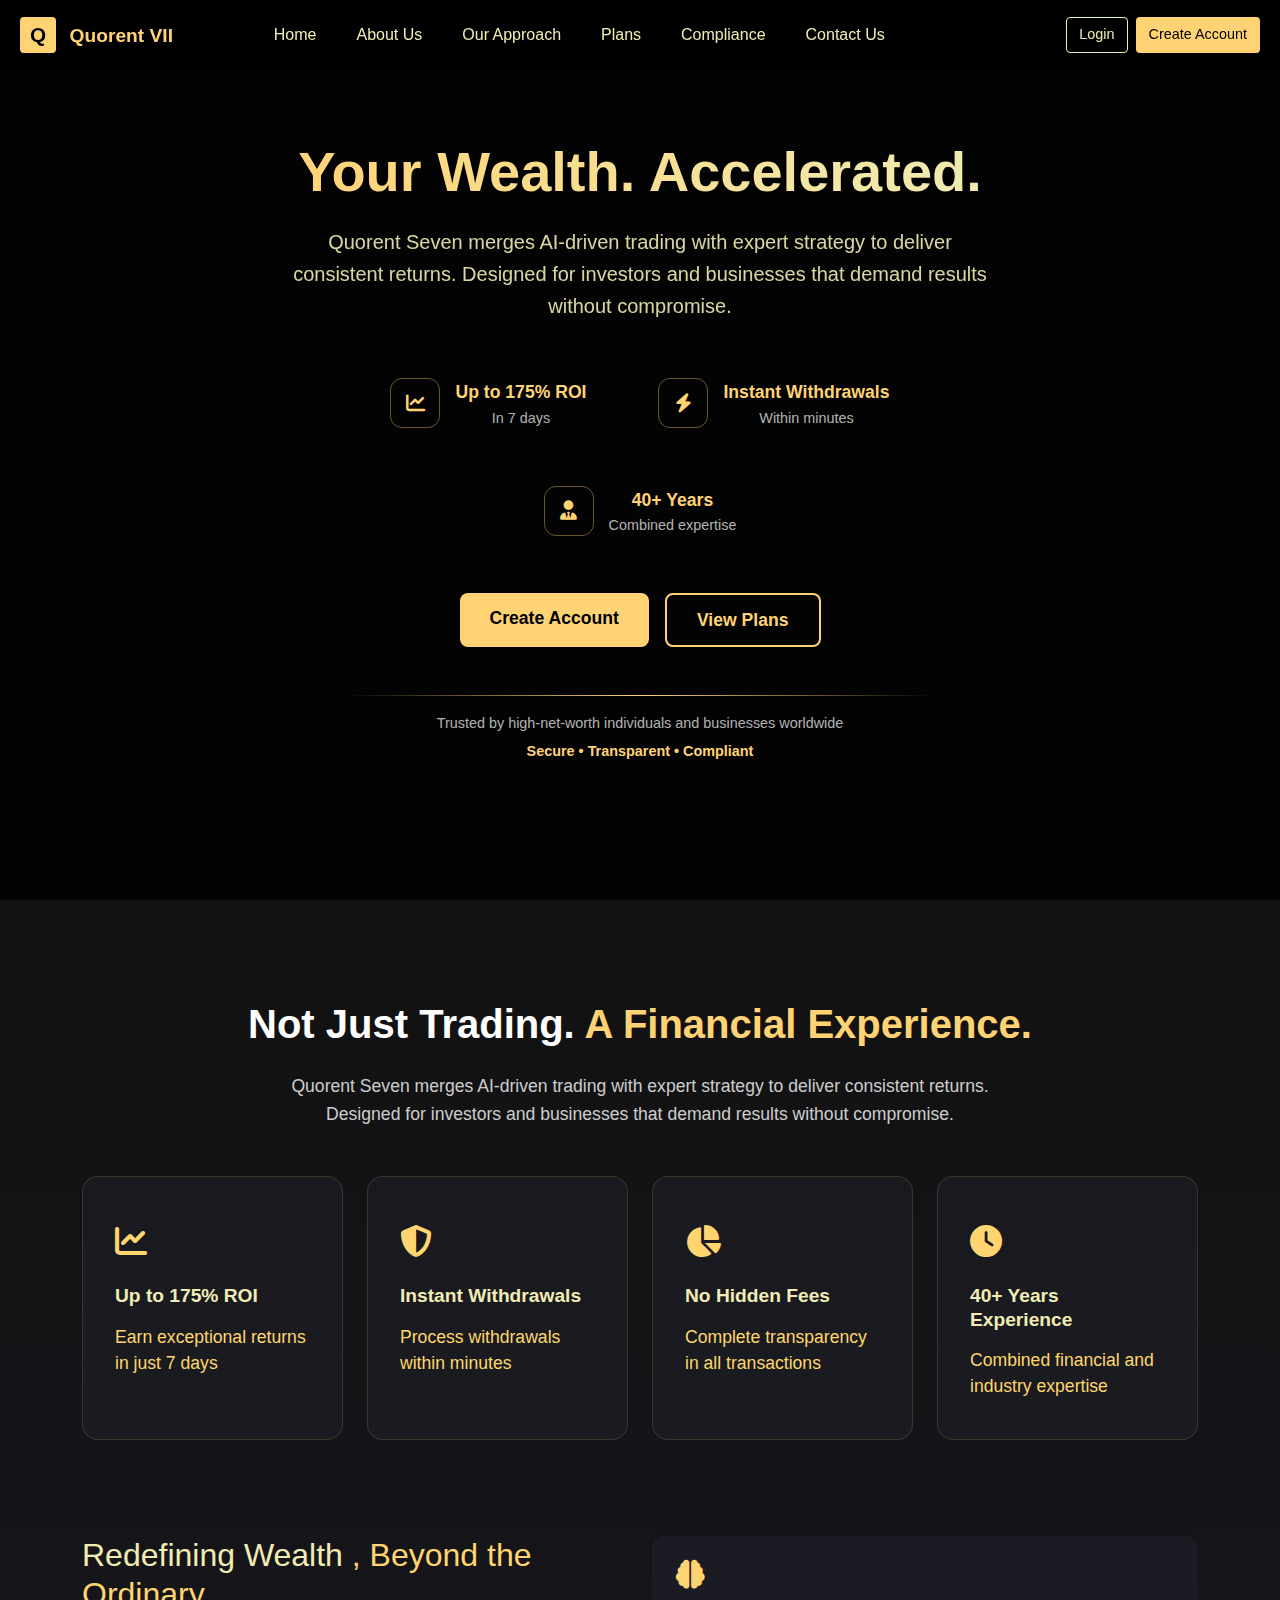
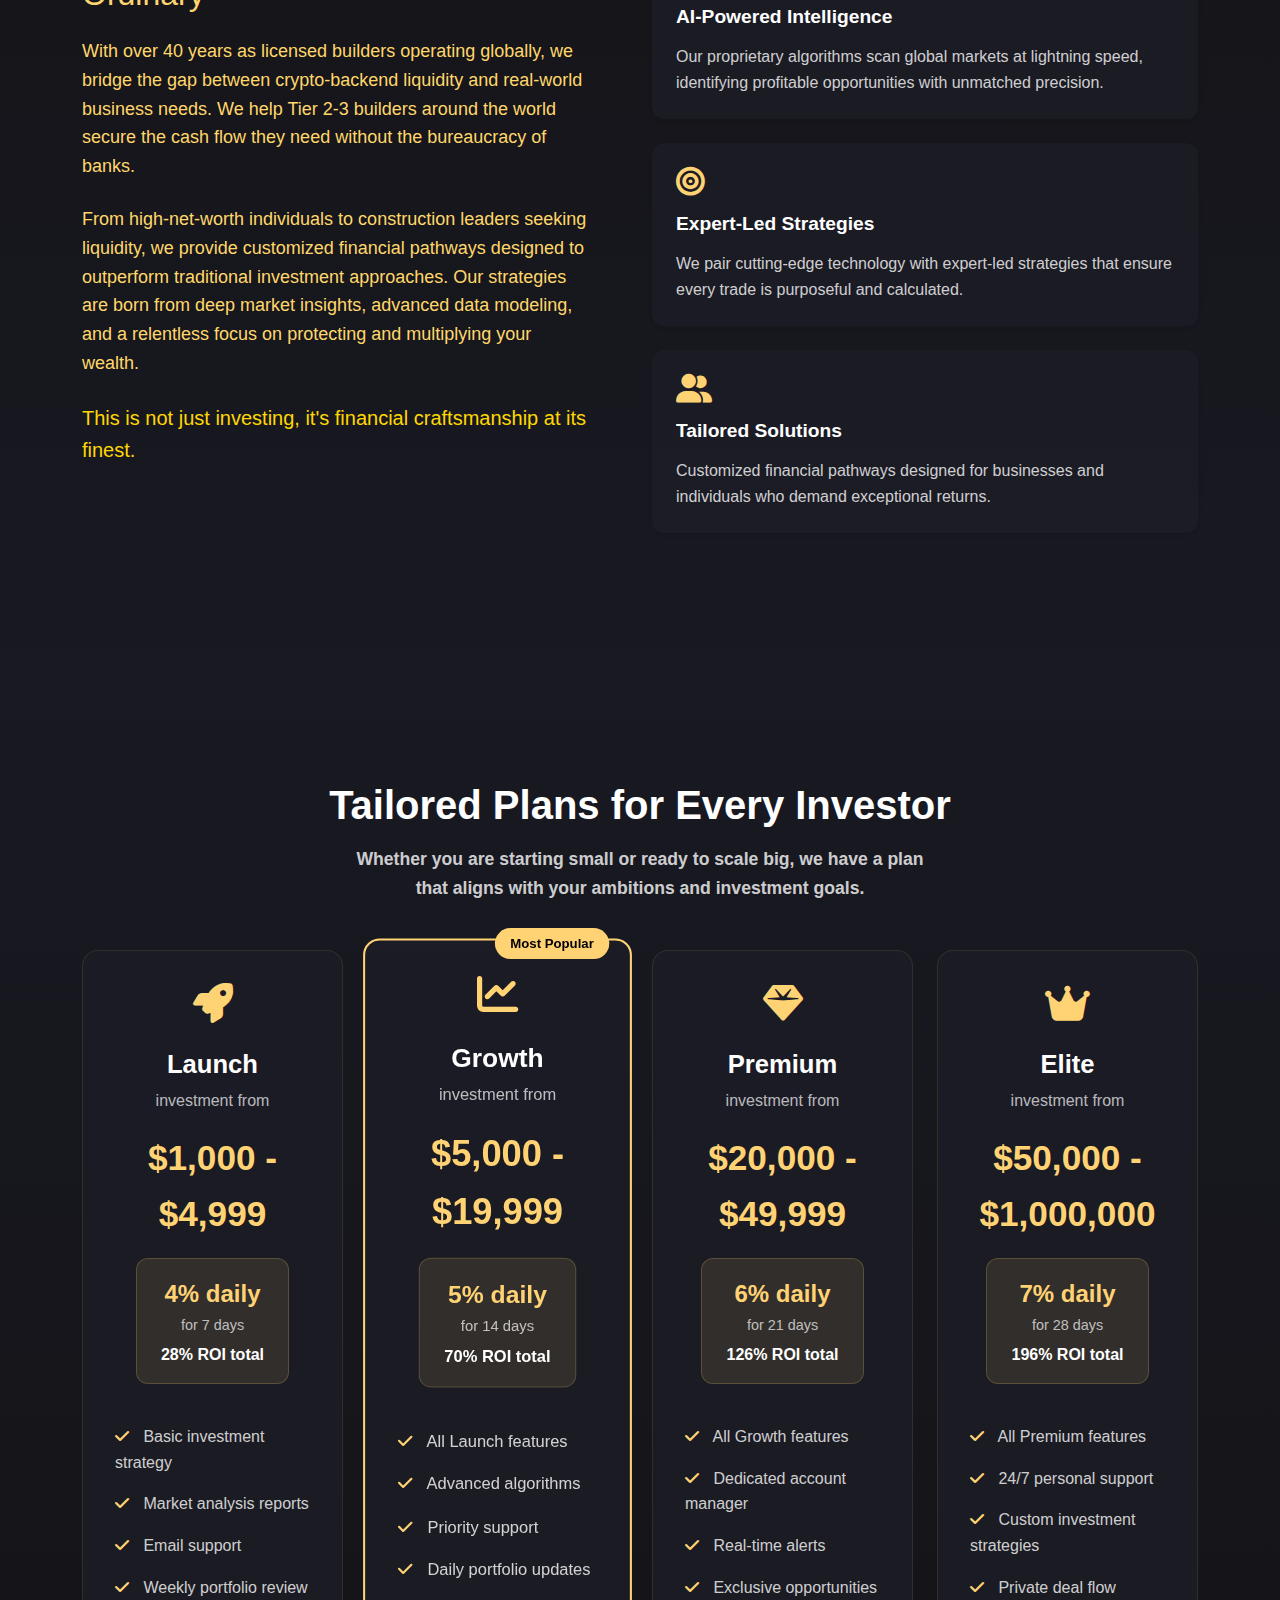
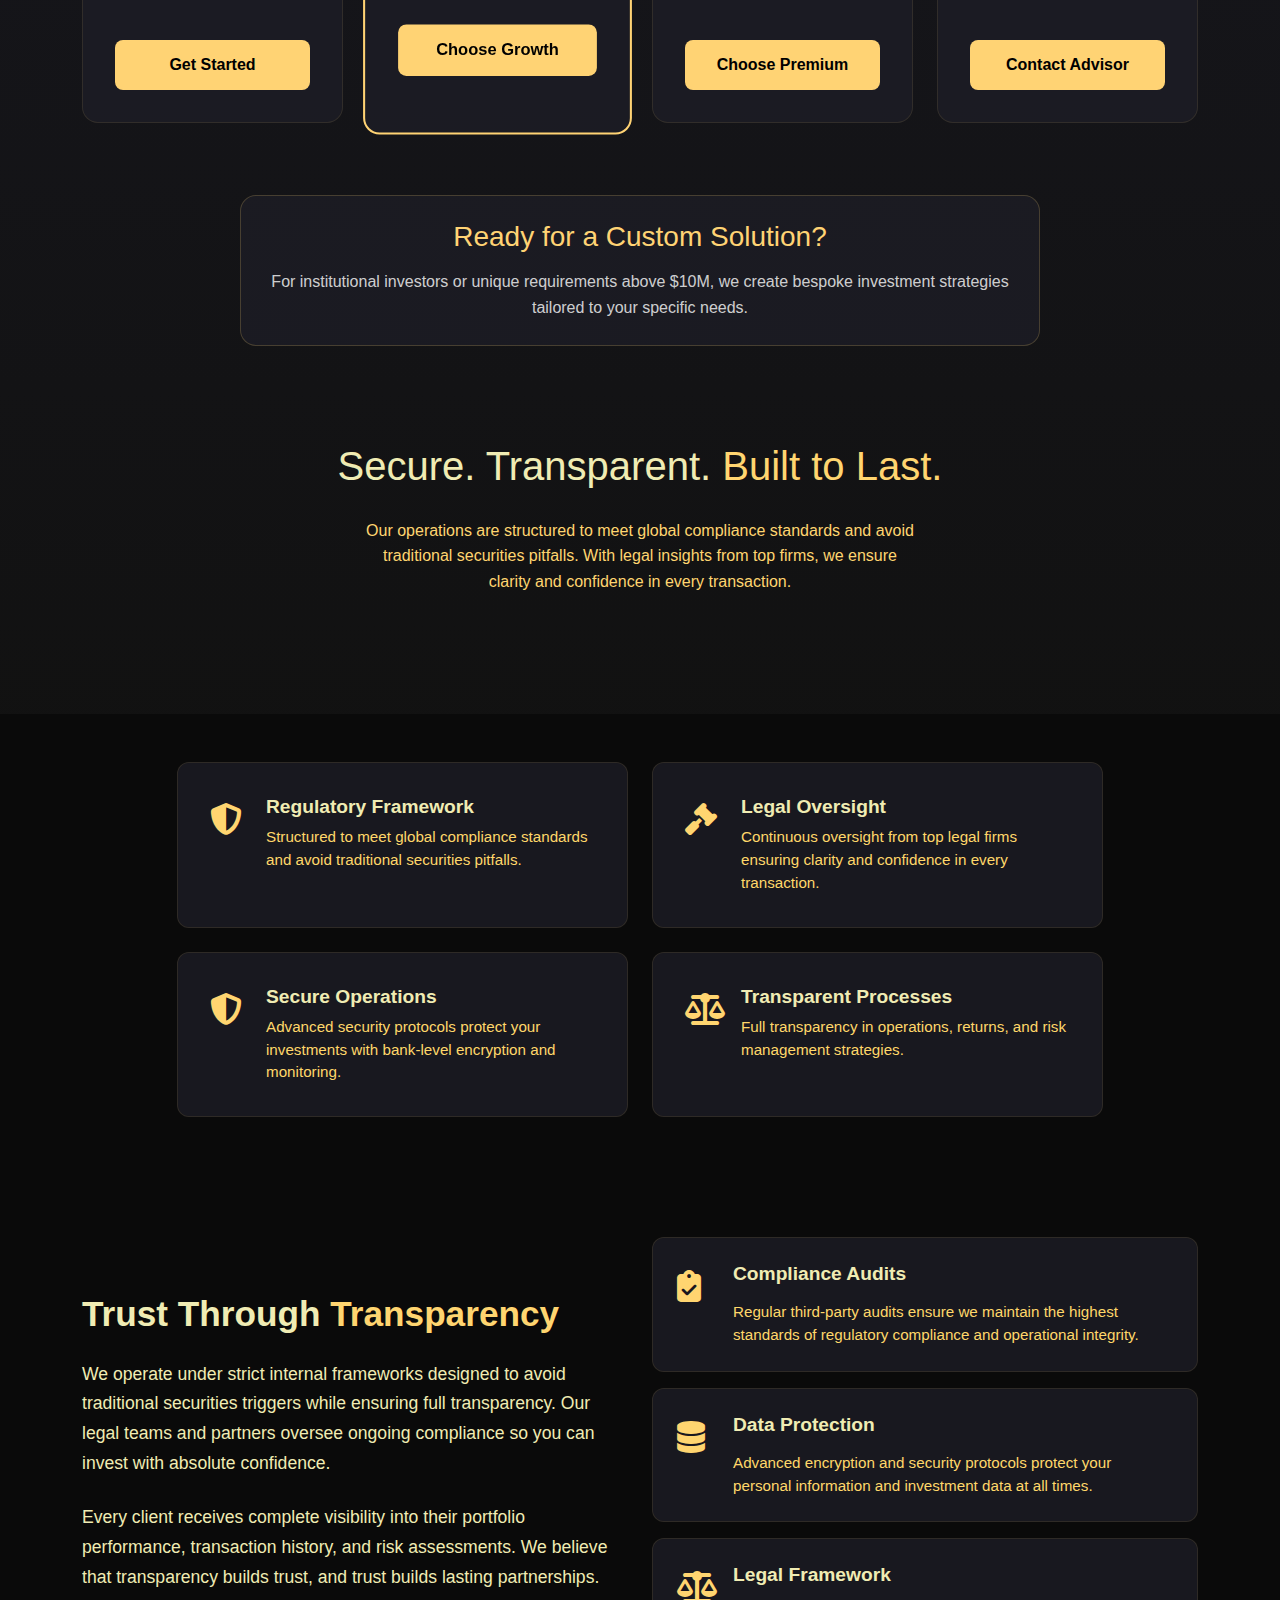
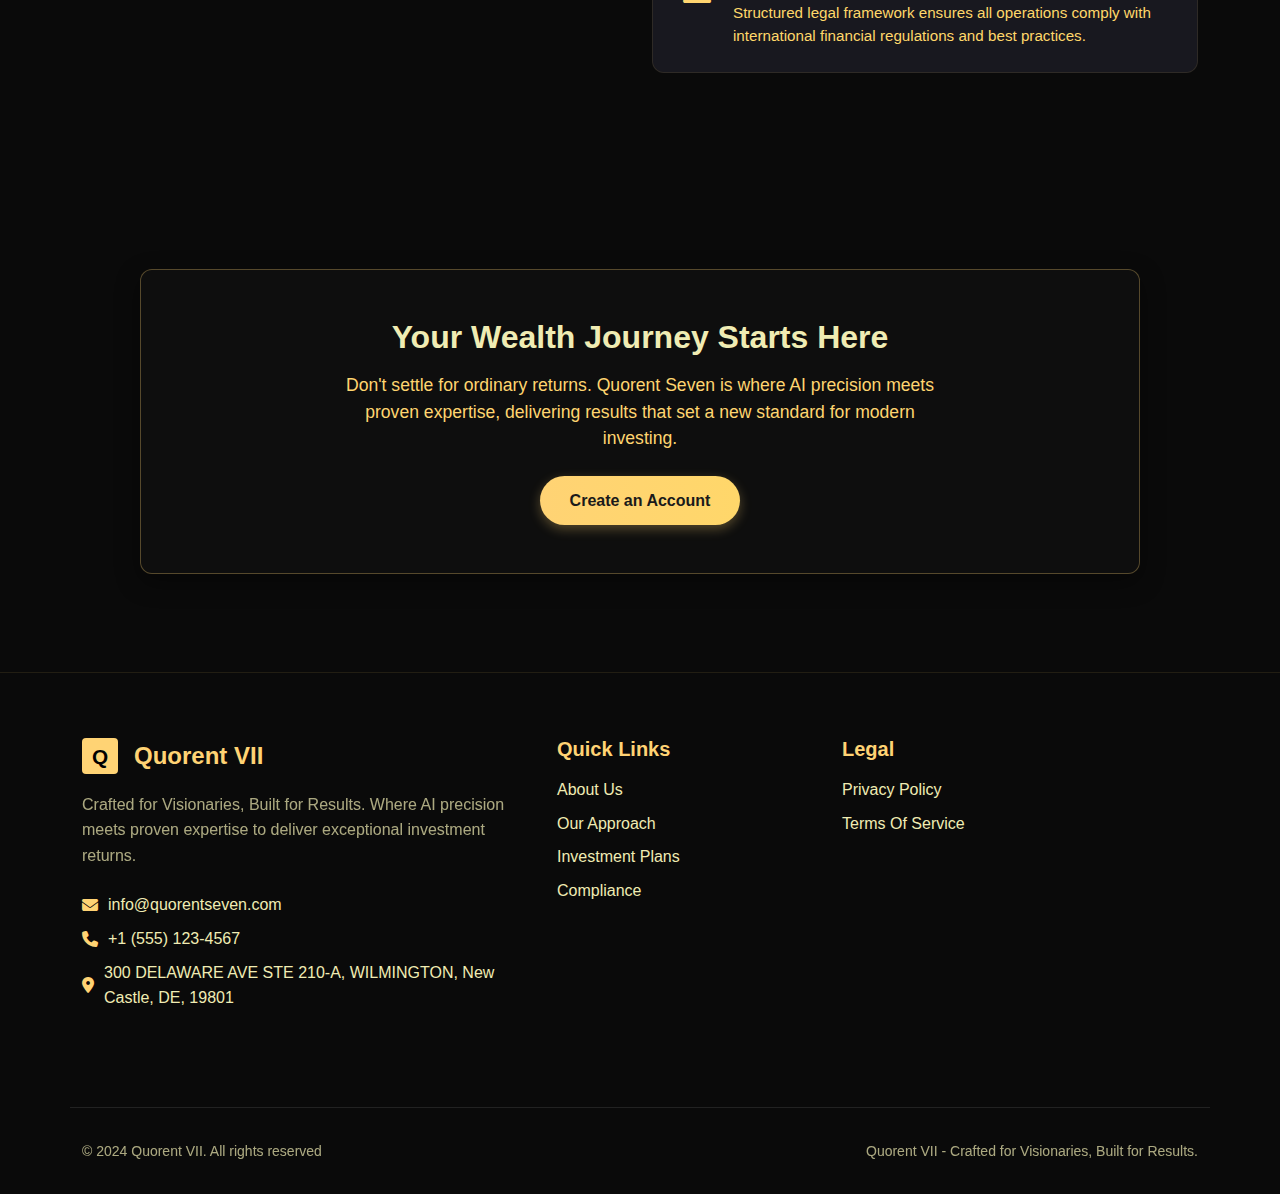
<file: Qourent/index.html>
<!DOCTYPE html>
<html lang="en">
<head>
    <meta charset="UTF-8">
    <meta name="viewport" content="width=device-width, initial-scale=1.0">
    <title>Quorent VII - AI-Powered Crypto Trading Platform</title>
    <link rel="stylesheet" href="https://cdnjs.cloudflare.com/ajax/libs/font-awesome/6.4.0/css/all.min.css">
    <link href="https://cdn.jsdelivr.net/npm/bootstrap@5.3.0/dist/css/bootstrap.min.css" rel="stylesheet">
    <link rel="stylesheet" href="style.css">
    
</head>
<body>
    <!-- Header -->
 <nav class="navbar navbar-expand-lg navbar-dark navbar-custom fixed-top">
    <div class="container-fluid navbar-container">
        <a class="navbar-brand" href="index.html" style="margin-left: 5px;">
            <div class="logo-box">Q</div>
            <span class="brand-text">Quorent VII</span>
        </a>
        <button class="navbar-toggler" type="button" data-bs-toggle="collapse" data-bs-target="#navbarContent">
            <span class="navbar-toggler-icon"></span>
        </button>
        <div class="collapse navbar-collapse" id="navbarContent">
            <!-- Centered navigation links -->
            <ul class="navbar-nav nav-center mx-auto">
                <li class="nav-item mx-2">
                    <a class="nav-link nav-link-custom" href="index.html">Home</a>
                </li>
                <li class="nav-item mx-2">
                    <a class="nav-link nav-link-custom" href="about.html">About Us</a>
                </li>
                <li class="nav-item mx-2">
                    <a class="nav-link nav-link-custom" href="approach.html">Our Approach</a>
                </li>
                <li class="nav-item mx-2">
                    <a class="nav-link nav-link-custom" href="plans.html">Plans</a>
                </li>
                <li class="nav-item mx-2">
                    <a class="nav-link nav-link-custom" href="compliance.html">Compliance</a>
                </li>
                <li class="nav-item mx-2">
                    <a class="nav-link nav-link-custom" href="contact.html">Contact Us</a>
                </li>
            </ul>
            
            <div class="d-flex nav-buttons ms-auto" style="margin-right: 5px;">
                <a href="login.html" class="btn btn-login me-2">Login</a>
                <a href="register.html" class="btn btn-signup">Create Account</a>
            </div>
        </div>
    </div>
</nav>
    <!-- Hero Section -->
    <section class="hero-section">
        <div class="container">
            <div class="row justify-content-center text-center">
                <div class="col-lg-10 col-xl-8">
                    <h1 class="hero-title">Your Wealth. Accelerated.</h1>
                    <p class="hero-subtitle mx-auto">
                        Quorent Seven merges AI-driven trading with expert strategy to deliver consistent returns. 
                        Designed for investors and businesses that demand results without compromise.
                    </p>
                    
                    <div class="stats-row">
                        <div class="stat-item">
                            <div class="stat-icon-wrapper">
                                <i class="fas fa-chart-line stat-icon"></i>
                            </div>
                            <div class="stat-content">
                                <span class="stat-value">Up to 175% ROI</span>
                                <span class="stat-label">In 7 days</span>
                            </div>
                        </div>
                        
                        <div class="stat-item">
                            <div class="stat-icon-wrapper">
                                <i class="fas fa-bolt stat-icon"></i>
                            </div>
                            <div class="stat-content">
                                <span class="stat-value">Instant Withdrawals</span>
                                <span class="stat-label">Within minutes</span>
                            </div>
                        </div>
                        
                        <div class="stat-item">
                            <div class="stat-icon-wrapper">
                                <i class="fas fa-user-tie stat-icon"></i>
                            </div>
                            <div class="stat-content">
                                <span class="stat-value">40+ Years</span>
                                <span class="stat-label">Combined expertise</span>
                            </div>
                        </div>
                    </div>
                    
                    <div class="d-flex justify-content-center flex-wrap gap-3">
                        <a href="#" class="btn btn-primary-custom">Create Account</a>
                        <a href="#" class="btn btn-outline-custom">View Plans</a>
                    </div>

                    <div class="trust-line">
                        <div class="divider"></div>
                        <p class="trust-text">
                            Trusted by high-net-worth individuals and businesses worldwide
                            <span class="trust-tags">Secure • Transparent • Compliant</span>
                        </p>
                    </div>
                </div>
            </div>
        </div>
    </section>
    
    <!-- Experience Section -->
    <section class="experience-section">
        <div class="container">
            <h1 class="section-header text-center mb-4">
                <span class="normal-text">Not Just Trading.</span>
                <span class="highlight-text"> A Financial Experience.</span>
            </h1>
            
            <p class="description-text text-center mb-5">
                Quorent Seven merges AI-driven trading with expert strategy to deliver consistent returns. Designed for investors and businesses that demand results without compromise.
            </p>
        
            <div class="row row-cols-1 row-cols-md-2 row-cols-lg-4 g-4 mb-5">
                <!-- Card 1 -->
                <div class="col">
                    <div class="feature-card h-100">
                        <div class="card-icon">
                            <i class="fas fa-chart-line"></i>
                        </div>
                        <h3 class="card-title">Up to 175% ROI</h3>
                        <p class="card-description">Earn exceptional returns in just 7 days</p>
                    </div>
                </div>
                
                <!-- Card 2 -->
                <div class="col">
                    <div class="feature-card h-100">
                        <div class="card-icon">
                            <i class="fas fa-shield-alt"></i>
                        </div>
                        <h3 class="card-title">Instant Withdrawals</h3>
                        <p class="card-description">Process withdrawals within minutes</p>
                    </div>
                </div>
                
                <!-- Card 3 -->
                <div class="col">
                    <div class="feature-card h-100">
                        <div class="card-icon">
                            <i class="fas fa-chart-pie"></i>
                        </div>
                        <h3 class="card-title">No Hidden Fees</h3>
                        <p class="card-description">Complete transparency in all transactions</p>
                    </div>
                </div>
                
                <!-- Card 4 -->
                <div class="col">
                    <div class="feature-card h-100">
                        <div class="card-icon">
                            <i class="fas fa-clock"></i>
                        </div>
                        <h3 class="card-title">40+ Years Experience</h3>
                        <p class="card-description">Combined financial and industry expertise</p>
                    </div>
                </div>
            </div>
            
            <div class="row align-items-start py-5">
                <!-- Text Column -->
                <div class="col-lg-6 pe-lg-5 mb-5 mb-lg-0">
                    <h2 class="mb-4">
                        <span style="color: #f0ecb3;">Redefining Wealth</span>
                        <span style="color: #ffd570;">, Beyond the Ordinary</span>
                    </h2>
                    <p style="color:#ffd76a ; font-size: 18px;" class="mb-4">With over 40 years as licensed builders operating globally, we bridge the gap between crypto-backend liquidity and real-world business needs. We help Tier 2-3 builders around the world secure the cash flow they need without the bureaucracy of banks.</p>
                    <p style="color:#ffd76a ; font-size: 18px;" class="mb-4">From high-net-worth individuals to construction leaders seeking liquidity, we provide customized financial pathways designed to outperform traditional investment approaches. Our strategies are born from deep market insights, advanced data modeling, and a relentless focus on protecting and multiplying your wealth.</p>
                    <p style="color:gold ; font-size: 20px;" class="mb-0">This is not just investing, it's financial craftsmanship at its finest.</p>
                </div>
                
                <!-- Cards Column -->
                <div class="col-lg-6">
                    <div class="row g-4">
                        <!-- Card 1 -->
                        <div class="col-md-12">
                            <div class="card h-100 border-0 shadow-sm ai-card p-4">
                                <i class="fas fa-brain card-icon"></i>
                                <h5 class="card-title">AI-Powered Intelligence</h5>
                                <p class="card-text">
                                    Our proprietary algorithms scan global markets at lightning speed, 
                                    identifying profitable opportunities with unmatched precision.
                                </p>
                            </div>
                        </div>
                        
                        <!-- Card 2 -->
                        <div class="col-md-12">
                            <div class="card h-100 border-0 shadow-sm ai-card p-4">
                                <i class="fas fa-bullseye card-icon"></i>
                                <h5 class="card-title">Expert-Led Strategies</h5>
                                <p class="card-text">
                                    We pair cutting-edge technology with expert-led strategies that ensure every trade is purposeful and calculated.
                                </p>
                            </div>
                        </div>
                        
                        <!-- Card 3 -->
                        <div class="col-md-12">
                            <div class="card h-100 border-0 shadow-sm ai-card p-4">
                                <i class="fas fa-user-friends card-icon"></i>
                                <h5 class="card-title">Tailored Solutions</h5>
                                <p class="card-text">
                                    Customized financial pathways designed for businesses and individuals who demand exceptional returns.
                                </p>
                            </div>
                        </div>
                    </div>
                </div>
            </div>
        </div>
    </section>

    <!-- Pricing Section -->
    <section class="pricing" id="pricing">
        <div class="container">
            <div class="section-header text-center mb-5">
                <h2>Tailored Plans for Every Investor</h2>
                <p>Whether you are starting small or ready to scale big, we have a plan that aligns with your ambitions and investment goals.</p>
            </div>
            
            <div class="pricing-grid">
                <div class="row">
                    <!-- Card 1 - Launch -->
                    <div class="col-lg-3 col-md-6 mb-4">
                        <div class="pricing-card h-100">
                            <div class="card-icon-top text-center">
                                <i class="fas fa-rocket"></i>
                            </div>
                            <div class="pricing-header text-center">
                                <h3>Launch</h3>
                                <p>investment from</p>
                            </div>
                            <div class="price text-center">$1,000 - $4,999</div>
                            <div class="text-center my-3">
                                <div class="roi-box d-inline-block">
                                    <div class="roi-amount">4% daily</div>
                                    <div class="roi-period">for 7 days</div>
                                    <div class="roi-total">28% ROI total</div>
                                </div>
                            </div>
                            <ul class="pricing-features">
                                <li><i class="fas fa-check"></i> Basic investment strategy</li>
                                <li><i class="fas fa-check"></i> Market analysis reports</li>
                                <li><i class="fas fa-check"></i> Email support</li>
                                <li><i class="fas fa-check"></i> Weekly portfolio review</li>
                            </ul>
                            <a href="#" class="cta-button">Get Started</a>
                        </div>
                    </div>

                    <!-- Card 2 - Growth -->
                    <div class="col-lg-3 col-md-6 mb-4">
                        <div class="pricing-card h-100 popular">
                            <div class="popular-badge">Most Popular</div>
                            <div class="card-icon-top text-center">
                                <i class="fas fa-chart-line"></i>
                            </div>
                            <div class="pricing-header text-center">
                                <h3>Growth</h3>
                                <p>investment from</p>
                            </div>
                            <div class="price text-center">$5,000 - $19,999</div>
                            <div class="text-center my-3">
                                <div class="roi-box d-inline-block">
                                    <div class="roi-amount">5% daily</div>
                                    <div class="roi-period">for 14 days</div>
                                    <div class="roi-total">70% ROI total</div>
                                </div>
                            </div>
                            <ul class="pricing-features">
                                <li><i class="fas fa-check"></i> All Launch features</li>
                                <li><i class="fas fa-check"></i> Advanced algorithms</li>
                                <li><i class="fas fa-check"></i> Priority support</li>
                                <li><i class="fas fa-check"></i> Daily portfolio updates</li>
                            </ul>
                            <a href="#" class="cta-button">Choose Growth</a>
                        </div>
                    </div>

                    <!-- Card 3 - Premium -->
                    <div class="col-lg-3 col-md-6 mb-4">
                        <div class="pricing-card h-100">
                            <div class="card-icon-top text-center">
                                <i class="fas fa-gem"></i>
                            </div>
                            <div class="pricing-header text-center">
                                <h3>Premium</h3>
                                <p>investment from</p>
                            </div>
                            <div class="price text-center">$20,000 - $49,999</div>
                            <div class="text-center my-3">
                                <div class="roi-box d-inline-block">
                                    <div class="roi-amount">6% daily</div>
                                    <div class="roi-period">for 21 days</div>
                                    <div class="roi-total">126% ROI total</div>
                                </div>
                            </div>
                            <ul class="pricing-features">
                                <li><i class="fas fa-check"></i> All Growth features</li>
                                <li><i class="fas fa-check"></i> Dedicated account manager</li>
                                <li><i class="fas fa-check"></i> Real-time alerts</li>
                                <li><i class="fas fa-check"></i> Exclusive opportunities</li>
                            </ul>
                            <a href="#" class="cta-button">Choose Premium</a>
                        </div>
                    </div>

                    <!-- Card 4 - Elite -->
                    <div class="col-lg-3 col-md-6 mb-4">
                        <div class="pricing-card h-100">
                            <div class="card-icon-top text-center">
                                <i class="fas fa-crown"></i>
                            </div>
                            <div class="pricing-header text-center">
                                <h3>Elite</h3>
                                <p>investment from</p>
                            </div>
                            <div class="price text-center">$50,000 - $1,000,000</div>
                            <div class="text-center my-3">
                                <div class="roi-box d-inline-block">
                                    <div class="roi-amount">7% daily</div>
                                    <div class="roi-period">for 28 days</div>
                                    <div class="roi-total">196% ROI total</div>
                                </div>
                            </div>
                            <ul class="pricing-features">
                                <li><i class="fas fa-check"></i> All Premium features</li>
                                <li><i class="fas fa-check"></i> 24/7 personal support</li>
                                <li><i class="fas fa-check"></i> Custom investment strategies</li>
                                <li><i class="fas fa-check"></i> Private deal flow</li>
                            </ul>
                            <a href="#" class="cta-button">Contact Advisor</a>
                        </div>
                    </div>
                </div>
            </div>
            
            <div class="d-flex justify-content-center my-5">
                <div class="custom-solution-box text-center p-4">
                    <h3 class="mb-3" style="color: #ffd374;">Ready for a Custom Solution?</h3>
                    <p class="mb-0" style="color: rgba(255,255,255,0.8);">
                        For institutional investors or unique requirements above $10M, we create bespoke investment strategies tailored to your specific needs.
                    </p>
                </div>
            </div>

            <div class="pt-5 text-center">
                <h1> <span style="color: #f0ecb3;">Secure. Transparent.</span> <span style="color: #ffd570;">Built to Last. </span></h1>
                <p style="color: #ffd570; text-align: center; max-width: 600px; margin: 0 auto; padding: 20px;">
                    Our operations are structured to meet global compliance standards and avoid traditional securities pitfalls. With legal insights from top firms, we ensure clarity and confidence in every transaction.
                </p>
            </div>
        </div>
    </section>

    <!-- Compliance Section -->
    <section class="py-5">
        <div class="container">
            <div class="row justify-content-center">
                <!-- Card 1 -->
                <div class="col-12 col-sm-10 col-md-6 col-lg-5 mb-4">
                    <div class="card p-3 h-100">
                        <div class="card-body">
                            <div class="d-flex align-items-start">
                                <div class="card-icon me-3">
                                    <i class="fas fa-shield-alt"></i>
                                </div>
                                <div>
                                    <h3 class="card-title mb-2">Regulatory Framework</h3>
                                    <p class="card-content mb-0">Structured to meet global compliance standards and avoid traditional securities pitfalls.</p>
                                </div>
                            </div>
                        </div>
                    </div>
                </div>
                
                <!-- Card 2 -->
                <div class="col-12 col-sm-10 col-md-6 col-lg-5 mb-4">
                    <div class="card p-3 h-100">
                        <div class="card-body">
                            <div class="d-flex align-items-start">
                                <div class="card-icon me-3">
                                    <i class="fas fa-gavel"></i>
                                </div>
                                <div>
                                    <h3 class="card-title mb-2">Legal Oversight</h3>
                                    <p class="card-content mb-0">Continuous oversight from top legal firms ensuring clarity and confidence in every transaction.</p>
                                </div>
                            </div>
                        </div>
                    </div>
                </div>
                
                <!-- Card 3 -->
                <div class="col-12 col-sm-10 col-md-6 col-lg-5 mb-4">
                    <div class="card p-3 h-100">
                        <div class="card-body">
                            <div class="d-flex align-items-start">
                                <div class="card-icon me-3">
                                    <i class="fas fa-shield-alt"></i>
                                </div>
                                <div>
                                    <h3 class="card-title mb-2">Secure Operations</h3>
                                    <p class="card-content mb-0">Advanced security protocols protect your investments with bank-level encryption and monitoring.</p>
                                </div>
                            </div>
                        </div>
                    </div>
                </div>
                
                <!-- Card 4 -->
                <div class="col-12 col-sm-10 col-md-6 col-lg-5 mb-4">
                    <div class="card p-3 h-100">
                        <div class="card-body">
                            <div class="d-flex align-items-start">
                                <div class="card-icon me-3">
                                    <i class="fas fa-balance-scale"></i>
                                </div>
                                <div>
                                    <h3 class="card-title mb-2">Transparent Processes</h3>
                                    <p class="card-content mb-0">Full transparency in operations, returns, and risk management strategies.</p>
                                </div>
                            </div>
                        </div>
                    </div>
                </div>
            </div>
        </div>
    </section>

    <!-- Trust Section -->
    <section class="py-5">
        <div class="container">
            <div class="row align-items-center">
                <div class="col-12 col-md-6 text-content mb-5 mb-md-0">
                    <h2 class="main-heading">Trust Through <span style="color: #ffd570;">Transparency</span></h2>
                    <p class="content-text">
                        We operate under strict internal frameworks designed to avoid traditional securities triggers while ensuring full transparency. Our legal teams and partners oversee ongoing compliance so you can invest with absolute confidence.
                    </p>
                    <p class="content-text">
                        Every client receives complete visibility into their portfolio performance, transaction history, and risk assessments. We believe that transparency builds trust, and trust builds lasting partnerships.
                    </p>
                </div>
                <div class="col-12 col-md-6">
                    <!-- Card 1 -->
                    <div class="card mb-3">
                        <div class="d-flex">
                            <div class="card-icon">
                                <i class="fas fa-clipboard-check"></i>
                            </div>
                            <div>
                                <h4 class="card-title">Compliance Audits</h4>
                                <p class="card-content">Regular third-party audits ensure we maintain the highest standards of regulatory compliance and operational integrity.</p>
                            </div>
                        </div>
                    </div>
                    
                    <!-- Card 2 -->
                    <div class="card mb-3">
                        <div class="d-flex">
                            <div class="card-icon">
                                <i class="fas fa-database"></i>
                            </div>
                            <div>
                                <h4 class="card-title">Data Protection</h4>
                                <p class="card-content">Advanced encryption and security protocols protect your personal information and investment data at all times.</p>
                            </div>
                        </div>
                    </div>
                    
                    <!-- Card 3 -->
                    <div class="card">
                        <div class="d-flex">
                            <div class="card-icon">
                                <i class="fas fa-scale-balanced"></i>
                            </div>
                            <div>
                                <h4 class="card-title">Legal Framework</h4>
                                <p class="card-content">Structured legal framework ensures all operations comply with international financial regulations and best practices.</p>
                            </div>
                        </div>
                    </div>
                </div>
            </div>
        </div>
    </section>

    <!-- CTA Section -->
    <section class="py-5">
        <div class="container">
            <div class="text-box">
                <h2>Your Wealth Journey Starts Here</h2>
                <p>Don't settle for ordinary returns. Quorent Seven is where AI precision meets proven expertise, delivering results that set a new standard for modern investing.</p>
                <button class="btn-create-account">Create an Account</button>
            </div>
        </div>
    </section>
    
    <!-- Footer -->
       <footer>
        <div class="container">
            <div class="row">
                <div class="col-lg-5 footer-about">
                     <a href="#" class="footer-logo">
            <div class="logo-box">Q</div>
            <span style="color: #ffd374;">Quorent VII</span>
        </a>
                    <p class="mb-4">Crafted for Visionaries, Built for Results. Where AI precision meets proven expertise to deliver exceptional investment returns.</p>
                    <ul class="contact-info">
                        <li class="mb-2"><i class="fas fa-envelope"></i> info@quorentseven.com</li>
                        <li class="mb-2"><i class="fas fa-phone"></i> +1 (555) 123-4567</li>
                        <li><i class="fas fa-map-marker-alt"></i> 300 DELAWARE AVE STE 210-A, WILMINGTON, New Castle, DE, 19801</li>
                    </ul>
                </div>
                <div class="col-lg-3 col-md-6 footer-links">
                    <h3 class="mb-3">Quick Links</h3>
                    <ul>
                        <li class="mb-2"><a href="#">About Us</a></li>
                        <li class="mb-2"><a href="#">Our Approach</a></li>
                        <li class="mb-2"><a href="#">Investment Plans</a></li>
                        <li><a href="#">Compliance</a></li>
                    </ul>
                </div>
                <div class="col-lg-2 col-md-6 footer-links">
                    <h3 class="mb-3">Legal</h3>
                    <ul>
                        <li class="mb-2"><a href="#">Privacy Policy</a></li>
                        <li><a href="#">Terms Of Service</a></li>
                    </ul>
                </div>
            </div>
      <div class="row footer-bottom justify-content-between">
    <div class="col-auto">
        <p class="mb-0">© 2024 Quorent VII. All rights reserved</p>
    </div>
    <div class="col-auto">
        <p class="mb-0">Quorent VII - Crafted for Visionaries, Built for Results.</p>
    </div>
</div>
        </div>
    </footer>

    <script src="https://cdn.jsdelivr.net/npm/bootstrap@5.3.0/dist/js/bootstrap.bundle.min.js"></script>
    <script>
        // FAQ toggle functionality
        document.querySelectorAll('.faq-question').forEach(question => {
            question.addEventListener('click', () => {
                const answer = question.nextElementSibling;
                const icon = question.querySelector('i');
                
                // Toggle active class on answer
                answer.classList.toggle('active');
                
                // Rotate icon
                if (answer.classList.contains('active')) {
                    icon.classList.remove('fa-chevron-down');
                    icon.classList.add('fa-chevron-up');
                } else {
                    icon.classList.remove('fa-chevron-up');
                    icon.classList.add('fa-chevron-down');
                }
            });
        });
    </script>
</body>
</html>
</file>
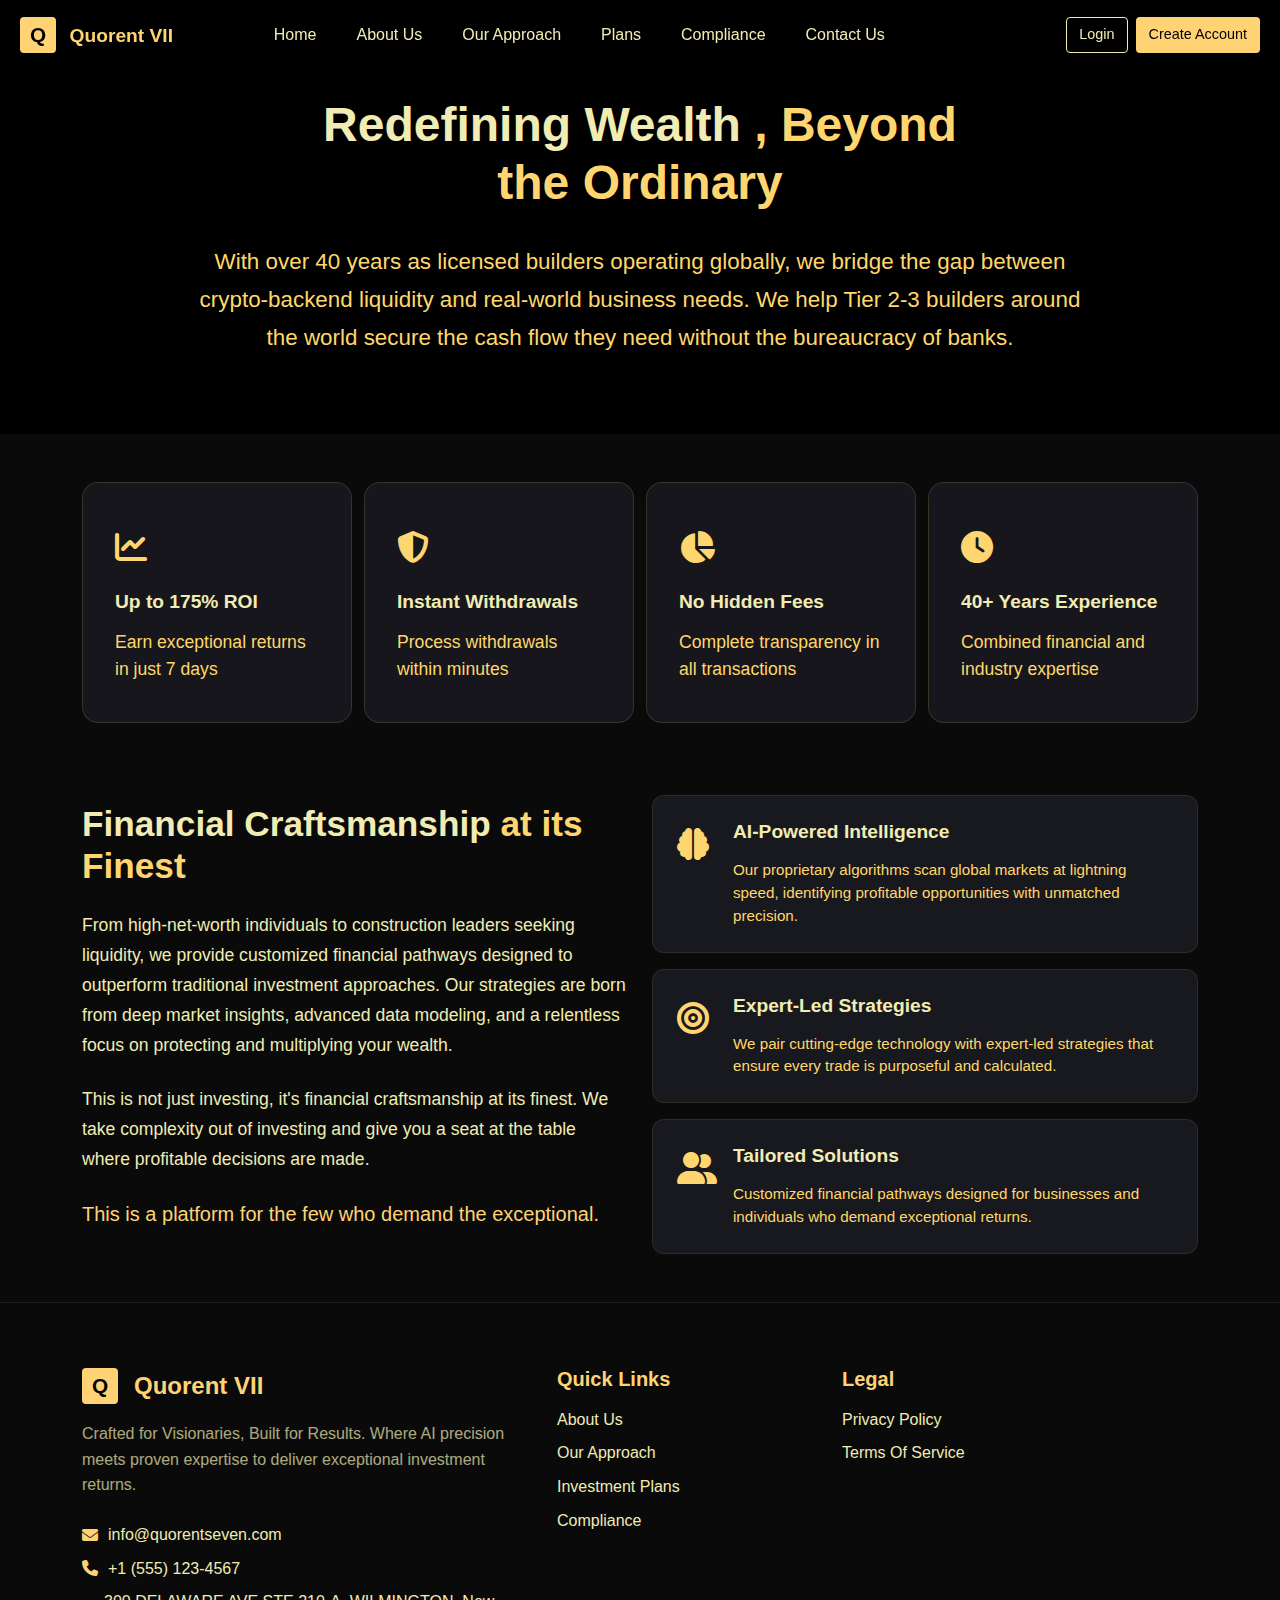
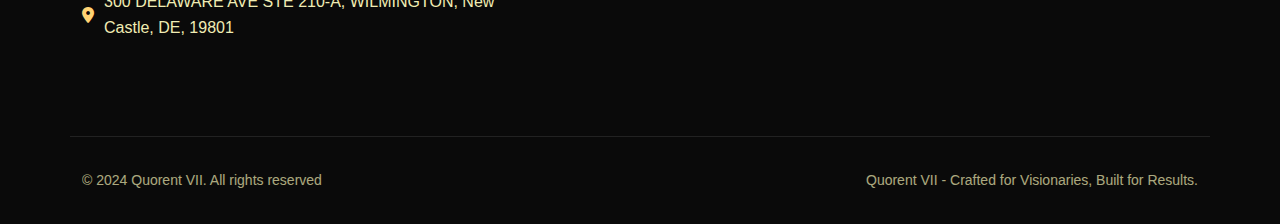
<file: Qourent/about.html>
<!DOCTYPE html>
<html lang="en">
<head>
    <meta charset="UTF-8">
    <meta name="viewport" content="width=device-width, initial-scale=1.0">
    <title>Quorent VII - AI-Powered Crypto Trading Platform</title>
    <link rel="stylesheet" href="https://cdnjs.cloudflare.com/ajax/libs/font-awesome/6.4.0/css/all.min.css">
    <link href="https://cdn.jsdelivr.net/npm/bootstrap@5.3.0/dist/css/bootstrap.min.css" rel="stylesheet">
    <link rel="stylesheet" href="style.css">
    
</head>
<body>
    <!-- Header -->
<nav class="navbar navbar-expand-lg navbar-dark navbar-custom fixed-top">
    <div class="container-fluid navbar-container">
        <a class="navbar-brand" href="index.html" style="margin-left: 5px;">
            <div class="logo-box">Q</div>
            <span class="brand-text">Quorent VII</span>
        </a>
        <button class="navbar-toggler" type="button" data-bs-toggle="collapse" data-bs-target="#navbarContent">
            <span class="navbar-toggler-icon"></span>
        </button>
        <div class="collapse navbar-collapse" id="navbarContent">
            <!-- Centered navigation links -->
            <ul class="navbar-nav nav-center mx-auto">
                <li class="nav-item mx-2">
                    <a class="nav-link nav-link-custom" href="index.html">Home</a>
                </li>
                <li class="nav-item mx-2">
                    <a class="nav-link nav-link-custom" href="about.html">About Us</a>
                </li>
                <li class="nav-item mx-2">
                    <a class="nav-link nav-link-custom" href="approach.html">Our Approach</a>
                </li>
                <li class="nav-item mx-2">
                    <a class="nav-link nav-link-custom" href="plans.html">Plans</a>
                </li>
                <li class="nav-item mx-2">
                    <a class="nav-link nav-link-custom" href="compliance.html">Compliance</a>
                </li>
                <li class="nav-item mx-2">
                    <a class="nav-link nav-link-custom" href="contact.html">Contact Us</a>
                </li>
            </ul>
            
            <div class="d-flex nav-buttons ms-auto" style="margin-right: 5px;">
                <a href="login.html" class="btn btn-login me-2">Login</a>
                <a href="register.html" class="btn btn-signup">Create Account</a>
            </div>
        </div>
    </div>
</nav>
   <section style="background-color: black;" class="py-5">
        <div class="container">
            <div class="row justify-content-center">
                <div class="mt-5 col-12 col-lg-10 text-center">
                    <h2 class="wealth-heading">
                        <span style="color: #f0ecb3;">Redefining Wealth</span>
                        <span style="color: #ffd570;">, Beyond <br> the Ordinary</span>
                    </h2>
                    <p class="wealth-text">
                        With over 40 years as licensed builders operating globally, we bridge the gap between crypto-backend liquidity and real-world business needs. We help Tier 2-3 builders around the world secure the cash flow they need without the bureaucracy of banks.
                    </p>
                </div>
            </div>
        </div>
    </section>    
    
    <section class="mt-5">
         <div class="container my-4">
        <div class="row row-cols-1 row-cols-md-2 row-cols-lg-4 compact-row g-2">
            <!-- Card 1 -->
            <div class="col">
                <div class="feature-card h-100">
                    <div class="card-icon">
                        <i class="fas fa-chart-line"></i>
                    </div>
                    <h3 class="card-title">Up to 175% ROI</h3>
                    <p class="card-description">Earn exceptional returns in just 7 days</p>
                </div>
            </div>
            
            <!-- Card 2 -->
            <div class="col">
                <div class="feature-card h-100">
                    <div class="card-icon">
                        <i class="fas fa-shield-alt"></i>
                    </div>
                    <h3 class="card-title">Instant Withdrawals</h3>
                    <p class="card-description">Process withdrawals within minutes</p>
                </div>
            </div>
            
            <!-- Card 3 -->
            <div class="col">
                <div class="feature-card h-100">
                    <div class="card-icon">
                        <i class="fas fa-chart-pie"></i>
                    </div>
                    <h3 class="card-title">No Hidden Fees</h3>
                    <p class="card-description">Complete transparency in all transactions</p>
                </div>
            </div>
            
            <!-- Card 4 -->
            <div class="col">
                <div class="feature-card h-100">
                    <div class="card-icon">
                        <i class="fas fa-clock"></i>
                    </div>
                    <h3 class="card-title">40+ Years Experience</h3>
                    <p class="card-description">Combined financial and industry expertise</p>
                </div>
            </div>
        </div>
    </div>
    </section>

    <section class="py-5">
        <div class="container">
            <div class="row align-items-center">
                <div class="col-12 col-md-6 text-content mb-5 mb-md-0">
                    <h2 class="main-heading">Financial Craftsmanship <span style="color: #ffd570;">at its Finest</span></h2>
                    <p class="content-text">
                        From high-net-worth individuals to construction leaders seeking liquidity, we provide customized financial pathways designed to outperform traditional investment approaches. Our strategies are born from deep market insights, advanced data modeling, and a relentless focus on protecting and multiplying your wealth.
                    </p>
                    <p class="content-text">
                        This is not just investing, it's financial craftsmanship at its finest. We take complexity out of investing and give you a seat at the table where profitable decisions are made.
                    </p>
                    <p style="color: #ffd374; font-size: 20px;">
                        This is a platform for the few who demand the exceptional.
                    </p>
                </div>
                <div class="col-12 col-md-6">
                    <div class="card mb-3">
                        <div class="d-flex">
                            <div class="card-icon">
                                <i class="fas fa-brain"></i>
                            </div>
                            <div>
                                <h4 class="card-title">AI-Powered Intelligence</h4>
                                <p class="card-content">Our proprietary algorithms scan global markets at lightning speed, identifying profitable opportunities with unmatched precision.</p>
                            </div>
                        </div>
                    </div>
                    <div class="card mb-3">
                        <div class="d-flex">
                            <div class="card-icon">
                                <i class="fas fa-bullseye"></i>
                            </div>
                            <div>
                                <h4 class="card-title">Expert-Led Strategies</h4>
                                <p class="card-content">We pair cutting-edge technology with expert-led strategies that ensure every trade is purposeful and calculated.</p>
                            </div>
                        </div>
                    </div>
                    <div class="card">
                        <div class="d-flex">
                            <div class="card-icon">
                                <i class="fas fa-user-friends"></i>
                            </div>
                            <div>
                                <h4 class="card-title">Tailored Solutions</h4>
                                <p class="card-content">Customized financial pathways designed for businesses and individuals who demand exceptional returns.</p>
                            </div>
                        </div>
                    </div>
                </div>
            </div>
        </div>
    </section>

    
    
    <!-- Footer -->
       <footer>
        <div class="container">
            <div class="row">
                <div class="col-lg-5 footer-about">
                     <a href="#" class="footer-logo">
            <div class="logo-box">Q</div>
            <span style="color: #ffd374;">Quorent VII</span>
        </a>
                    <p class="mb-4">Crafted for Visionaries, Built for Results. Where AI precision meets proven expertise to deliver exceptional investment returns.</p>
                    <ul class="contact-info">
                        <li class="mb-2"><i class="fas fa-envelope"></i> info@quorentseven.com</li>
                        <li class="mb-2"><i class="fas fa-phone"></i> +1 (555) 123-4567</li>
                        <li><i class="fas fa-map-marker-alt"></i> 300 DELAWARE AVE STE 210-A, WILMINGTON, New Castle, DE, 19801</li>
                    </ul>
                </div>
                <div class="col-lg-3 col-md-6 footer-links">
                    <h3 class="mb-3">Quick Links</h3>
                    <ul>
                        <li class="mb-2"><a href="#">About Us</a></li>
                        <li class="mb-2"><a href="#">Our Approach</a></li>
                        <li class="mb-2"><a href="#">Investment Plans</a></li>
                        <li><a href="#">Compliance</a></li>
                    </ul>
                </div>
                <div class="col-lg-2 col-md-6 footer-links">
                    <h3 class="mb-3">Legal</h3>
                    <ul>
                        <li class="mb-2"><a href="#">Privacy Policy</a></li>
                        <li><a href="#">Terms Of Service</a></li>
                    </ul>
                </div>
            </div>
            <div class="row footer-bottom justify-content-between">
    <div class="col-auto">
        <p class="mb-0">© 2024 Quorent VII. All rights reserved</p>
    </div>
    <div class="col-auto">
        <p class="mb-0">Quorent VII - Crafted for Visionaries, Built for Results.</p>
    </div>
</div>
        </div>
    </footer>

    <script src="https://cdn.jsdelivr.net/npm/bootstrap@5.3.0/dist/js/bootstrap.bundle.min.js"></script>
    <script>
        // FAQ toggle functionality
        document.querySelectorAll('.faq-question').forEach(question => {
            question.addEventListener('click', () => {
                const answer = question.nextElementSibling;
                const icon = question.querySelector('i');
                
                // Toggle active class on answer
                answer.classList.toggle('active');
                
                // Rotate icon
                if (answer.classList.contains('active')) {
                    icon.classList.remove('fa-chevron-down');
                    icon.classList.add('fa-chevron-up');
                } else {
                    icon.classList.remove('fa-chevron-up');
                    icon.classList.add('fa-chevron-down');
                }
            });
        });
    </script>
</body>
</html>
</file>
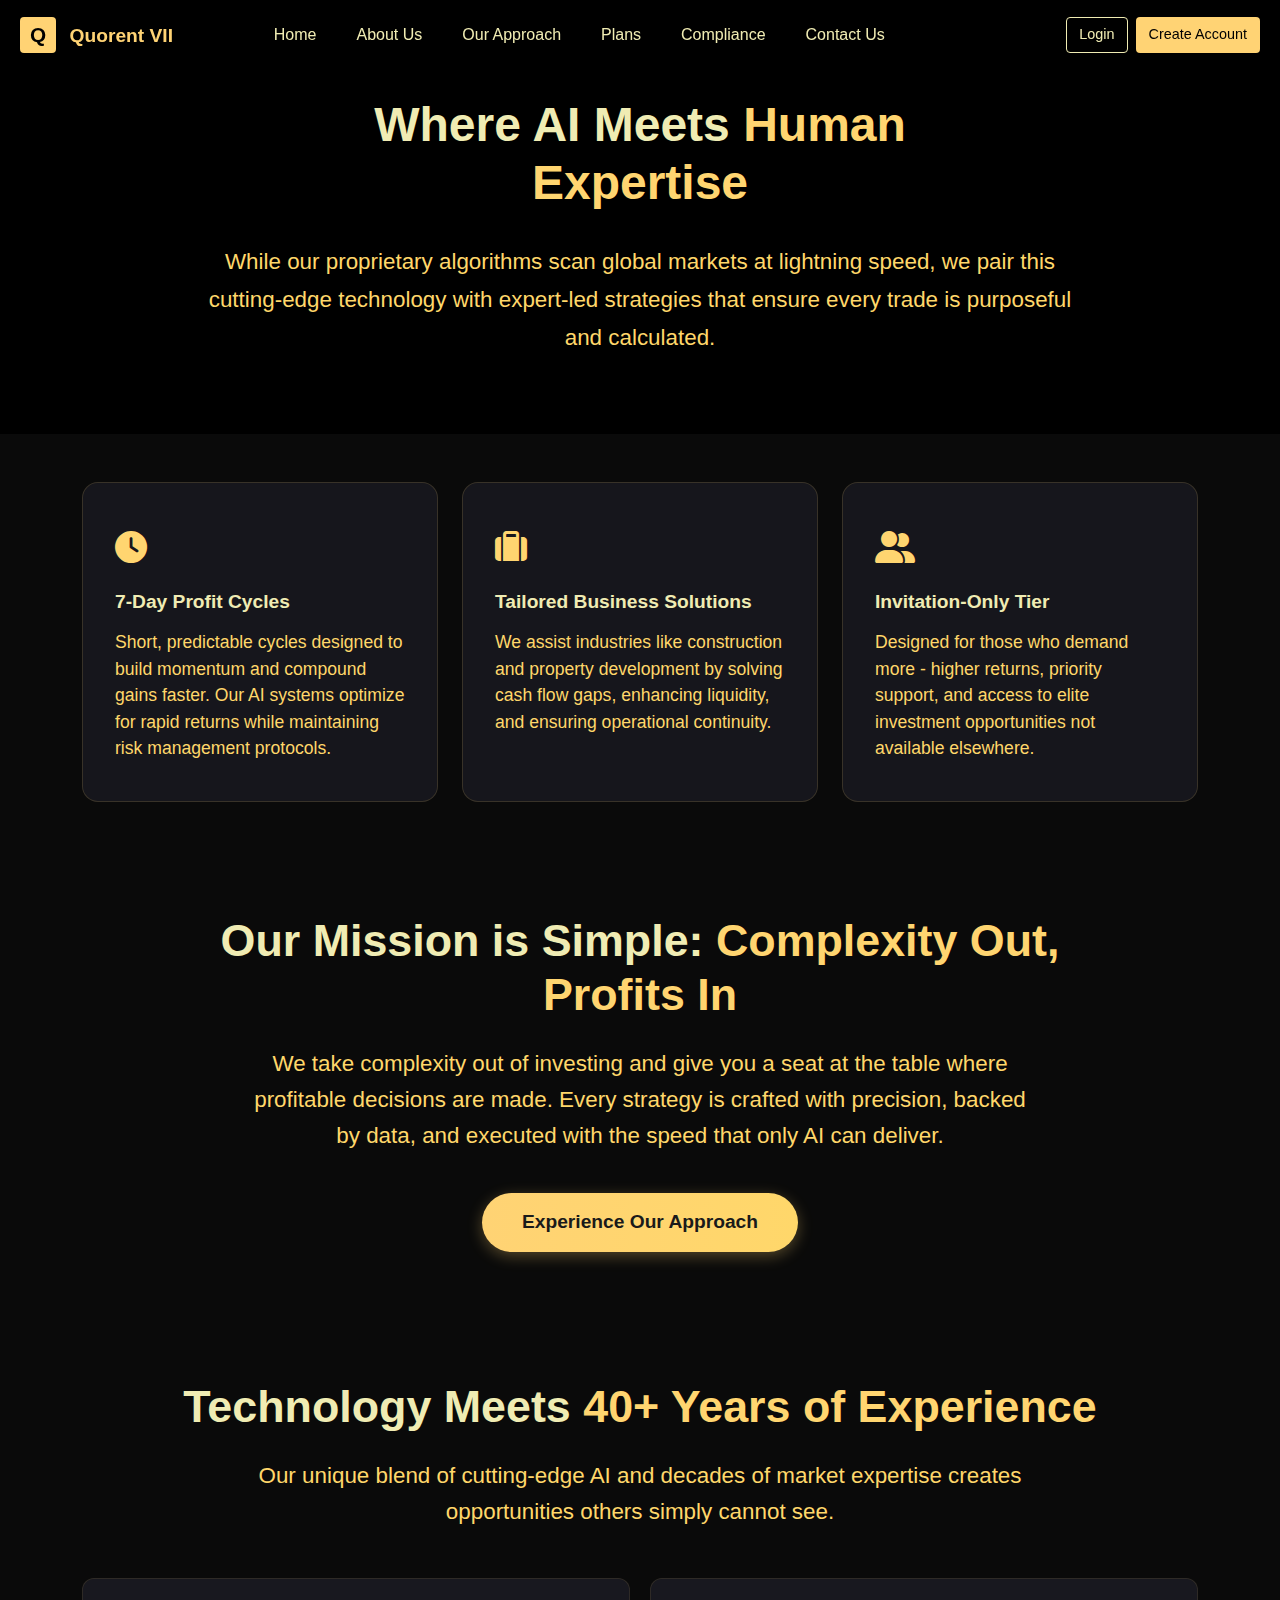
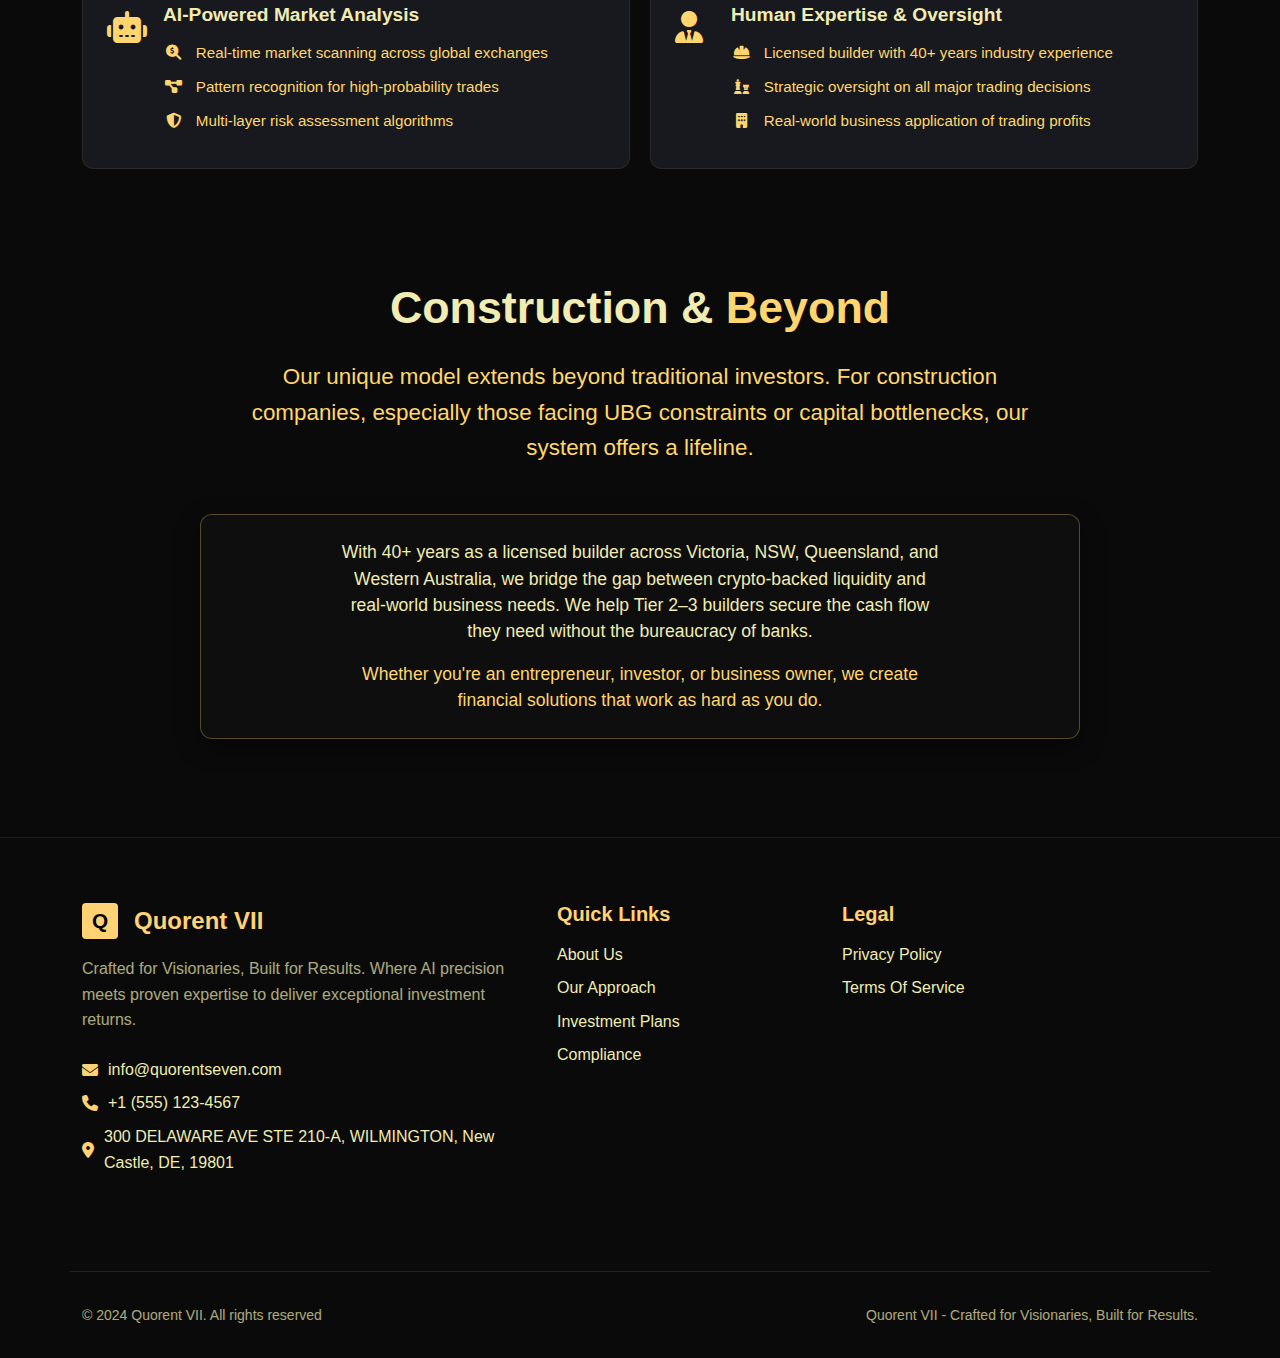
<file: Qourent/approach.html>
<!DOCTYPE html>
<html lang="en">
<head>
    <meta charset="UTF-8">
    <meta name="viewport" content="width=device-width, initial-scale=1.0">
    <title>Quorent VII - AI-Powered Crypto Trading Platform</title>
    <link rel="stylesheet" href="https://cdnjs.cloudflare.com/ajax/libs/font-awesome/6.4.0/css/all.min.css">
    <link href="https://cdn.jsdelivr.net/npm/bootstrap@5.3.0/dist/css/bootstrap.min.css" rel="stylesheet">
    <link rel="stylesheet" href="style.css">
    
</head>
<body>
    <!-- Header -->
<nav class="navbar navbar-expand-lg navbar-dark navbar-custom fixed-top">
    <div class="container-fluid navbar-container">
        <a class="navbar-brand" href="index.html" style="margin-left: 5px;">
            <div class="logo-box">Q</div>
            <span class="brand-text">Quorent VII</span>
        </a>
        <button class="navbar-toggler" type="button" data-bs-toggle="collapse" data-bs-target="#navbarContent">
            <span class="navbar-toggler-icon"></span>
        </button>
        <div class="collapse navbar-collapse" id="navbarContent">
            <!-- Centered navigation links -->
            <ul class="navbar-nav nav-center mx-auto">
                <li class="nav-item mx-2">
                    <a class="nav-link nav-link-custom" href="index.html">Home</a>
                </li>
                <li class="nav-item mx-2">
                    <a class="nav-link nav-link-custom" href="about.html">About Us</a>
                </li>
                <li class="nav-item mx-2">
                    <a class="nav-link nav-link-custom" href="approach.html">Our Approach</a>
                </li>
                <li class="nav-item mx-2">
                    <a class="nav-link nav-link-custom" href="plans.html">Plans</a>
                </li>
                <li class="nav-item mx-2">
                    <a class="nav-link nav-link-custom" href="compliance.html">Compliance</a>
                </li>
                <li class="nav-item mx-2">
                    <a class="nav-link nav-link-custom" href="contact.html">Contact Us</a>
                </li>
            </ul>
            
            <div class="d-flex nav-buttons ms-auto" style="margin-right: 5px;">
                <a href="login.html" class="btn btn-login me-2">Login</a>
                <a href="register.html" class="btn btn-signup">Create Account</a>
            </div>
        </div>
    </div>
</nav>
   <section style="background-color: black;" class="py-5">
        <div class="container">
            <div class="row justify-content-center">
                <div class="mt-5 col-12 col-lg-10 text-center">
                    <h2 class="wealth-heading">
                        <span style="color: #f0ecb3;">Where AI Meets</span>
                        <span style="color: #ffd570;">Human <br>  Expertise</span>
                    </h2>
                    <p class="wealth-text">
                        While our proprietary algorithms scan global markets at lightning speed, we pair this cutting-edge technology with expert-led strategies that ensure every trade is purposeful and calculated.
                    </p>
                </div>
            </div>
        </div>
    </section>    
    
    <section class="mt-5">
         <div class="container my-5">
        <div class="row row-cols-1 row-cols-md-3 three-cards-row g-4">
            <!-- Card 1 -->
            <div class="col">
                <div class="feature-card h-100">
                    <div class="card-icon">
                        <i class="fas fa-clock"></i>
                    </div>
                    <h3 class="card-title">7-Day Profit Cycles</h3>
                    <p class="card-description">Short, predictable cycles designed to build momentum and compound gains faster. Our AI systems optimize for rapid returns while maintaining risk management protocols.</p>
                </div>
            </div>
            
            <!-- Card 2 -->
            <div class="col">
                <div class="feature-card h-100">
                    <div class="card-icon">
                        <i class="fas fa-suitcase"></i>
                    </div>
                    <h3 class="card-title">Tailored Business Solutions</h3>
                    <p class="card-description">We assist industries like construction and property development by solving cash flow gaps, enhancing liquidity, and ensuring operational continuity.</p>
                </div>
            </div>
            
            <!-- Card 3 -->
            <div class="col">
                <div class="feature-card h-100">
                    <div class="card-icon">
                        <i class="fas fa-user-friends"></i>
                    </div>
                    <h3 class="card-title">Invitation-Only Tier</h3>
                    <p class="card-description">Designed for those who demand more - higher returns, priority support, and access to elite investment opportunities not available elsewhere.</p>
                </div>
            </div>
        </div>
    </div>
    </section>

     <section class="mission-section">
        <div class="container">
            <div class="row justify-content-center">
                <div class="col-12 col-lg-10">
                    <h2 class="mission-heading">Our Mission is Simple: <span style="color: #ffd570;">Complexity Out, Profits In </span></h2>
                    <p class="mission-text">
                        We take complexity out of investing and give you a seat at the table where profitable decisions are made. Every strategy is crafted with precision, backed by data, and executed with the speed that only AI can deliver.
                    </p>
                    <a href="#" class="btn mission-button">Experience Our Approach</a>
                </div>
            </div>
        </div>
    </section>

     <section class="tech-section">
        <div class="container">
            <div class="row justify-content-center">
                <div class="col-12 col-lg-10">
                    <h2 class="tech-heading">Technology Meets <span style="color: #ffd570;">40+ Years of Experience</span></h2>
                    <p class="tech-text">
                        Our unique blend of cutting-edge AI and decades of market expertise creates opportunities others simply cannot see.
                    </p>
                </div>
            </div>
           <div class="side-by-side-cards">
        <!-- Card 1 -->
        <div class="card">
            <div class="d-flex align-items-start">
                <div class="card-icon">
                    <i class="fas fa-robot"></i>
                </div>
                <div>
                    <h4 class="card-title">AI-Powered Market Analysis</h4>
                    <ul class="feature-list">
                        <li>
                            <i class="fas fa-search-dollar"></i>
                            <span>Real-time market scanning across global exchanges</span>
                        </li>
                        <li>
                            <i class="fas fa-project-diagram"></i>
                            <span>Pattern recognition for high-probability trades</span>
                        </li>
                        <li>
                            <i class="fas fa-shield-alt"></i>
                            <span>Multi-layer risk assessment algorithms</span>
                        </li>
                    </ul>
                </div>
            </div>
        </div>
        
        <!-- Card 2 - Updated Content -->
        <div class="card">
            <div class="d-flex align-items-start">
                <div class="card-icon">
                    <i class="fas fa-user-tie"></i>
                </div>
                <div>
                    <h4 class="card-title">Human Expertise & Oversight</h4>
                    <ul class="feature-list">
                        <li>
                            <i class="fas fa-hard-hat"></i>
                            <span>Licensed builder with 40+ years industry experience</span>
                        </li>
                        <li>
                            <i class="fas fa-chess"></i>
                            <span>Strategic oversight on all major trading decisions</span>
                        </li>
                        <li>
                            <i class="fas fa-building"></i>
                            <span>Real-world business application of trading profits</span>
                        </li>
                    </ul>
                </div>
            </div>
        </div>
    </div> 
        </div>
    </section>

    <section class="py-5">
    <div class="container">
        <div class="row justify-content-center">
            <div class="col-12 col-lg-10 text-center">
                <h2 class="tech-heading">Construction & <span style="color: #ffd570;">Beyond</span></h2>
                <p class="tech-text">
                    Our unique model extends beyond traditional investors. For construction companies, especially those facing UBG constraints or capital bottlenecks, our system offers a lifeline.
                </p>
                
                <!-- Text Box -->
                <div class="text-box mt-5 p-4">
                    <p style="color: #f0ecb3;" class="mb-0">
                        With 40+ years as a licensed builder across Victoria, NSW, Queensland, and Western Australia, we bridge the gap between crypto-backed liquidity and real-world business needs. We help Tier 2–3 builders secure the cash flow they need without the bureaucracy of banks.
                    </p>
                    <p class="mb-0 mt-3">
                        Whether you're an entrepreneur, investor, or business owner, we create financial solutions that work as hard as you do.
                    </p>
                </div>
            </div>
        </div>
    </div>
</section>

    
    
    <!-- Footer -->
       <footer>
        <div class="container">
            <div class="row">
                <div class="col-lg-5 footer-about">
                     <a href="#" class="footer-logo">
            <div class="logo-box">Q</div>
            <span style="color: #ffd374;">Quorent VII</span>
        </a>
                    <p class="mb-4">Crafted for Visionaries, Built for Results. Where AI precision meets proven expertise to deliver exceptional investment returns.</p>
                    <ul class="contact-info">
                        <li class="mb-2"><i class="fas fa-envelope"></i> info@quorentseven.com</li>
                        <li class="mb-2"><i class="fas fa-phone"></i> +1 (555) 123-4567</li>
                        <li><i class="fas fa-map-marker-alt"></i> 300 DELAWARE AVE STE 210-A, WILMINGTON, New Castle, DE, 19801</li>
                    </ul>
                </div>
                <div class="col-lg-3 col-md-6 footer-links">
                    <h3 class="mb-3">Quick Links</h3>
                    <ul>
                        <li class="mb-2"><a href="#">About Us</a></li>
                        <li class="mb-2"><a href="#">Our Approach</a></li>
                        <li class="mb-2"><a href="#">Investment Plans</a></li>
                        <li><a href="#">Compliance</a></li>
                    </ul>
                </div>
                <div class="col-lg-2 col-md-6 footer-links">
                    <h3 class="mb-3">Legal</h3>
                    <ul>
                        <li class="mb-2"><a href="#">Privacy Policy</a></li>
                        <li><a href="#">Terms Of Service</a></li>
                    </ul>
                </div>
            </div>
            <div class="row footer-bottom justify-content-between">
    <div class="col-auto">
        <p class="mb-0">© 2024 Quorent VII. All rights reserved</p>
    </div>
    <div class="col-auto">
        <p class="mb-0">Quorent VII - Crafted for Visionaries, Built for Results.</p>
    </div>
</div>
        </div>
    </footer>

    <script src="https://cdn.jsdelivr.net/npm/bootstrap@5.3.0/dist/js/bootstrap.bundle.min.js"></script>
    <script>
        // FAQ toggle functionality
        document.querySelectorAll('.faq-question').forEach(question => {
            question.addEventListener('click', () => {
                const answer = question.nextElementSibling;
                const icon = question.querySelector('i');
                
                // Toggle active class on answer
                answer.classList.toggle('active');
                
                // Rotate icon
                if (answer.classList.contains('active')) {
                    icon.classList.remove('fa-chevron-down');
                    icon.classList.add('fa-chevron-up');
                } else {
                    icon.classList.remove('fa-chevron-up');
                    icon.classList.add('fa-chevron-down');
                }
            });
        });
    </script>
</body>
</html>
</file>
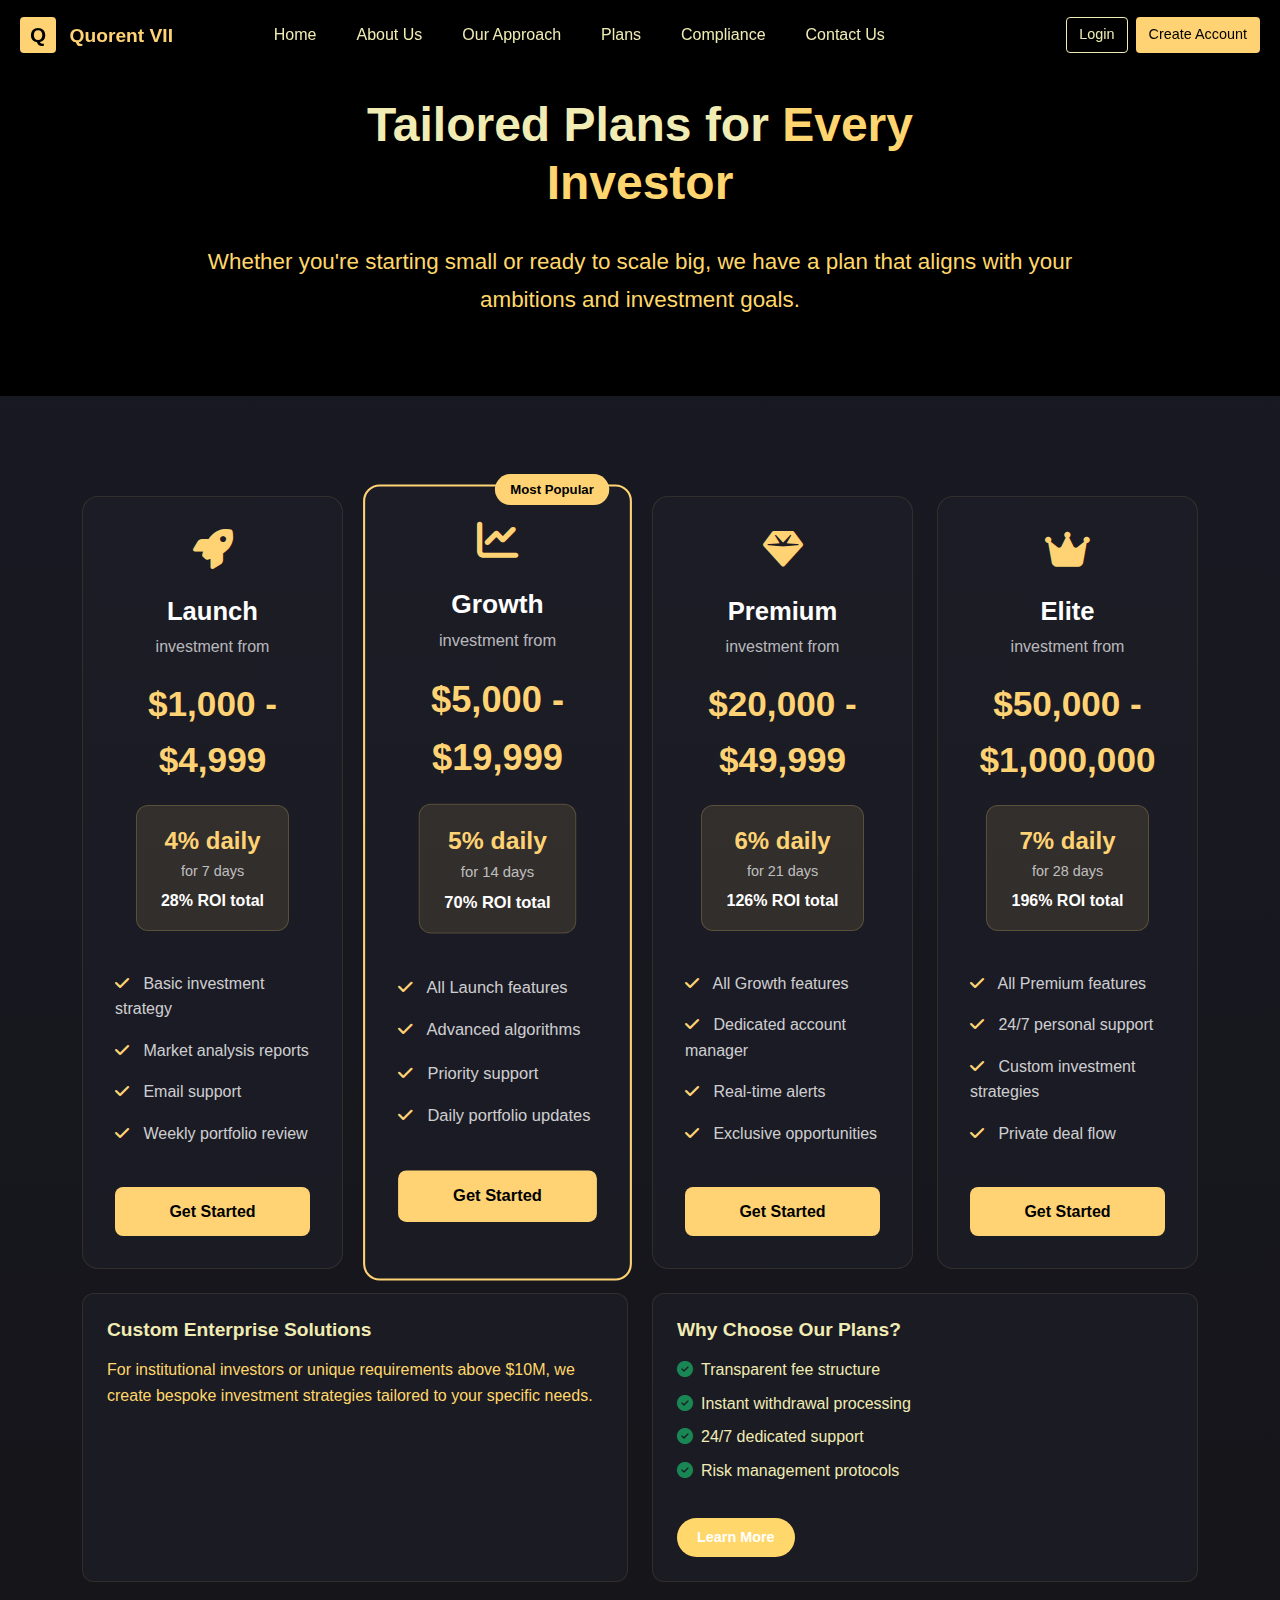
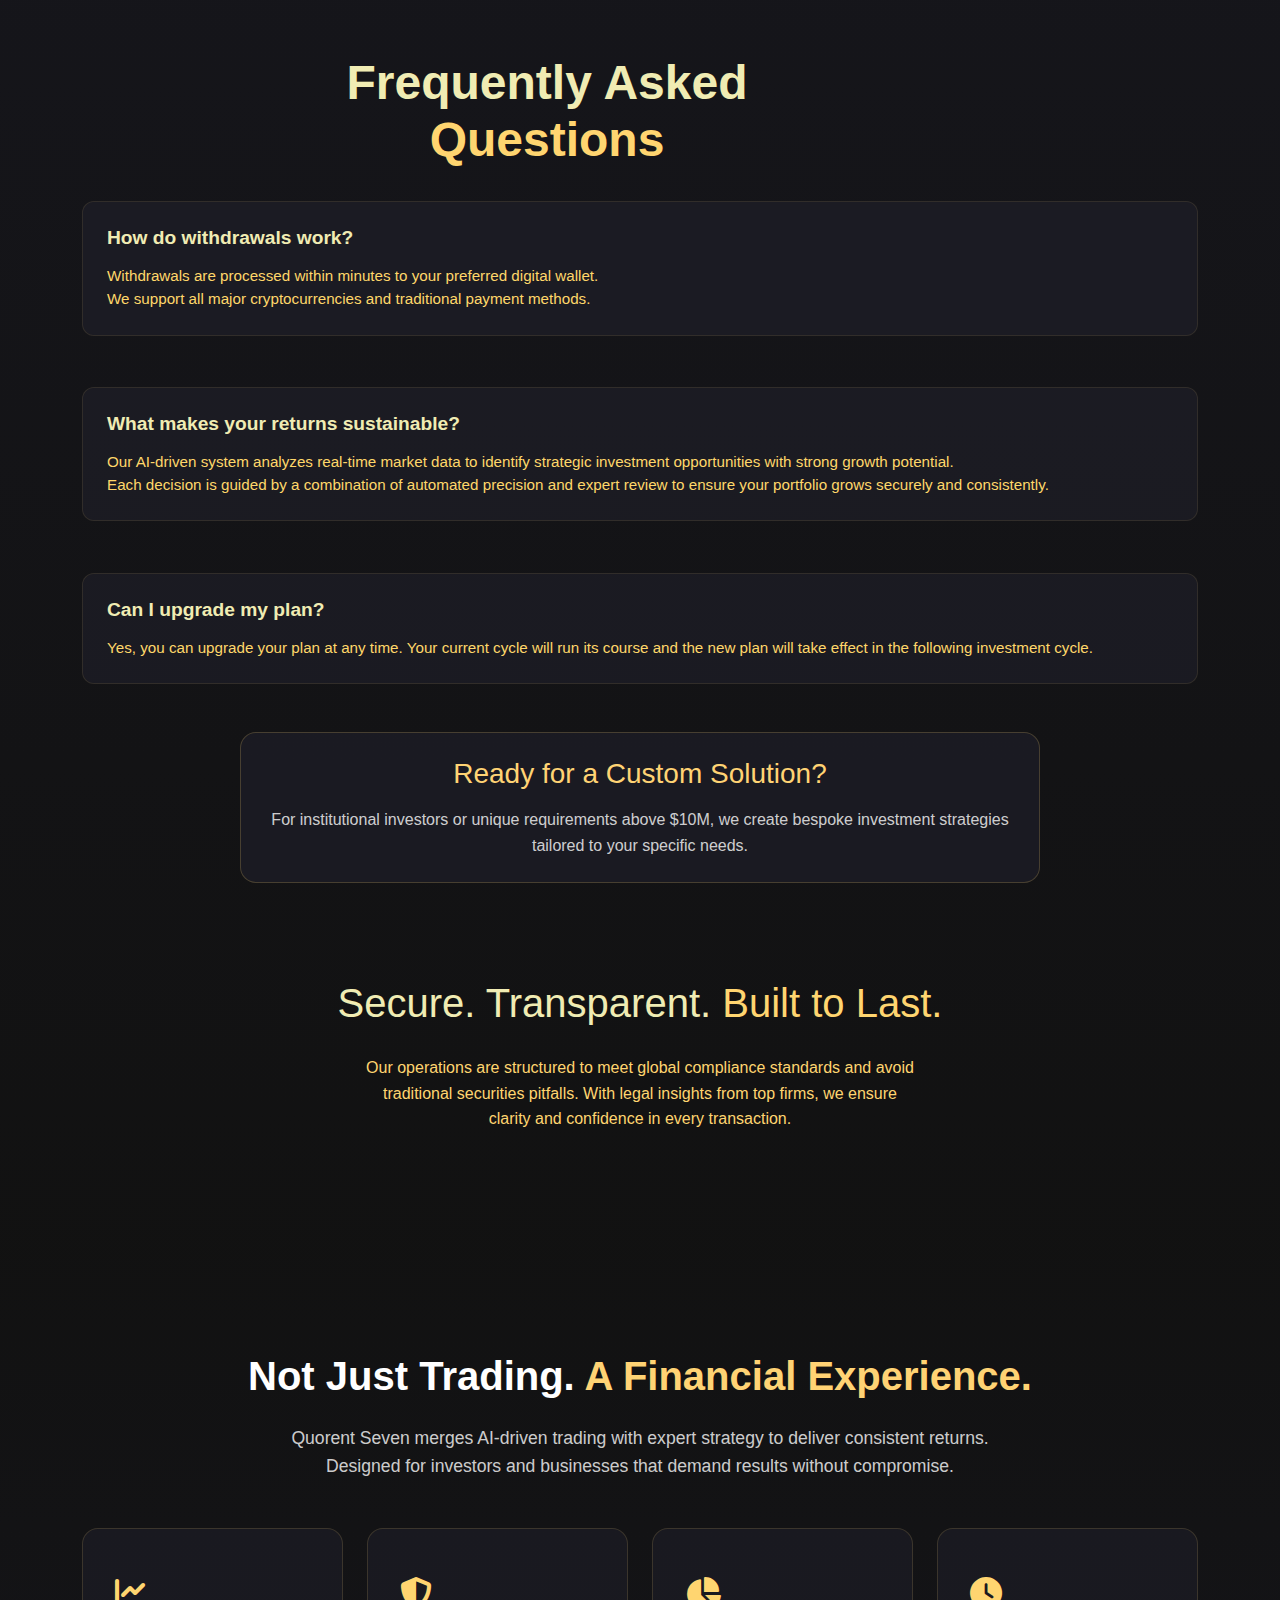
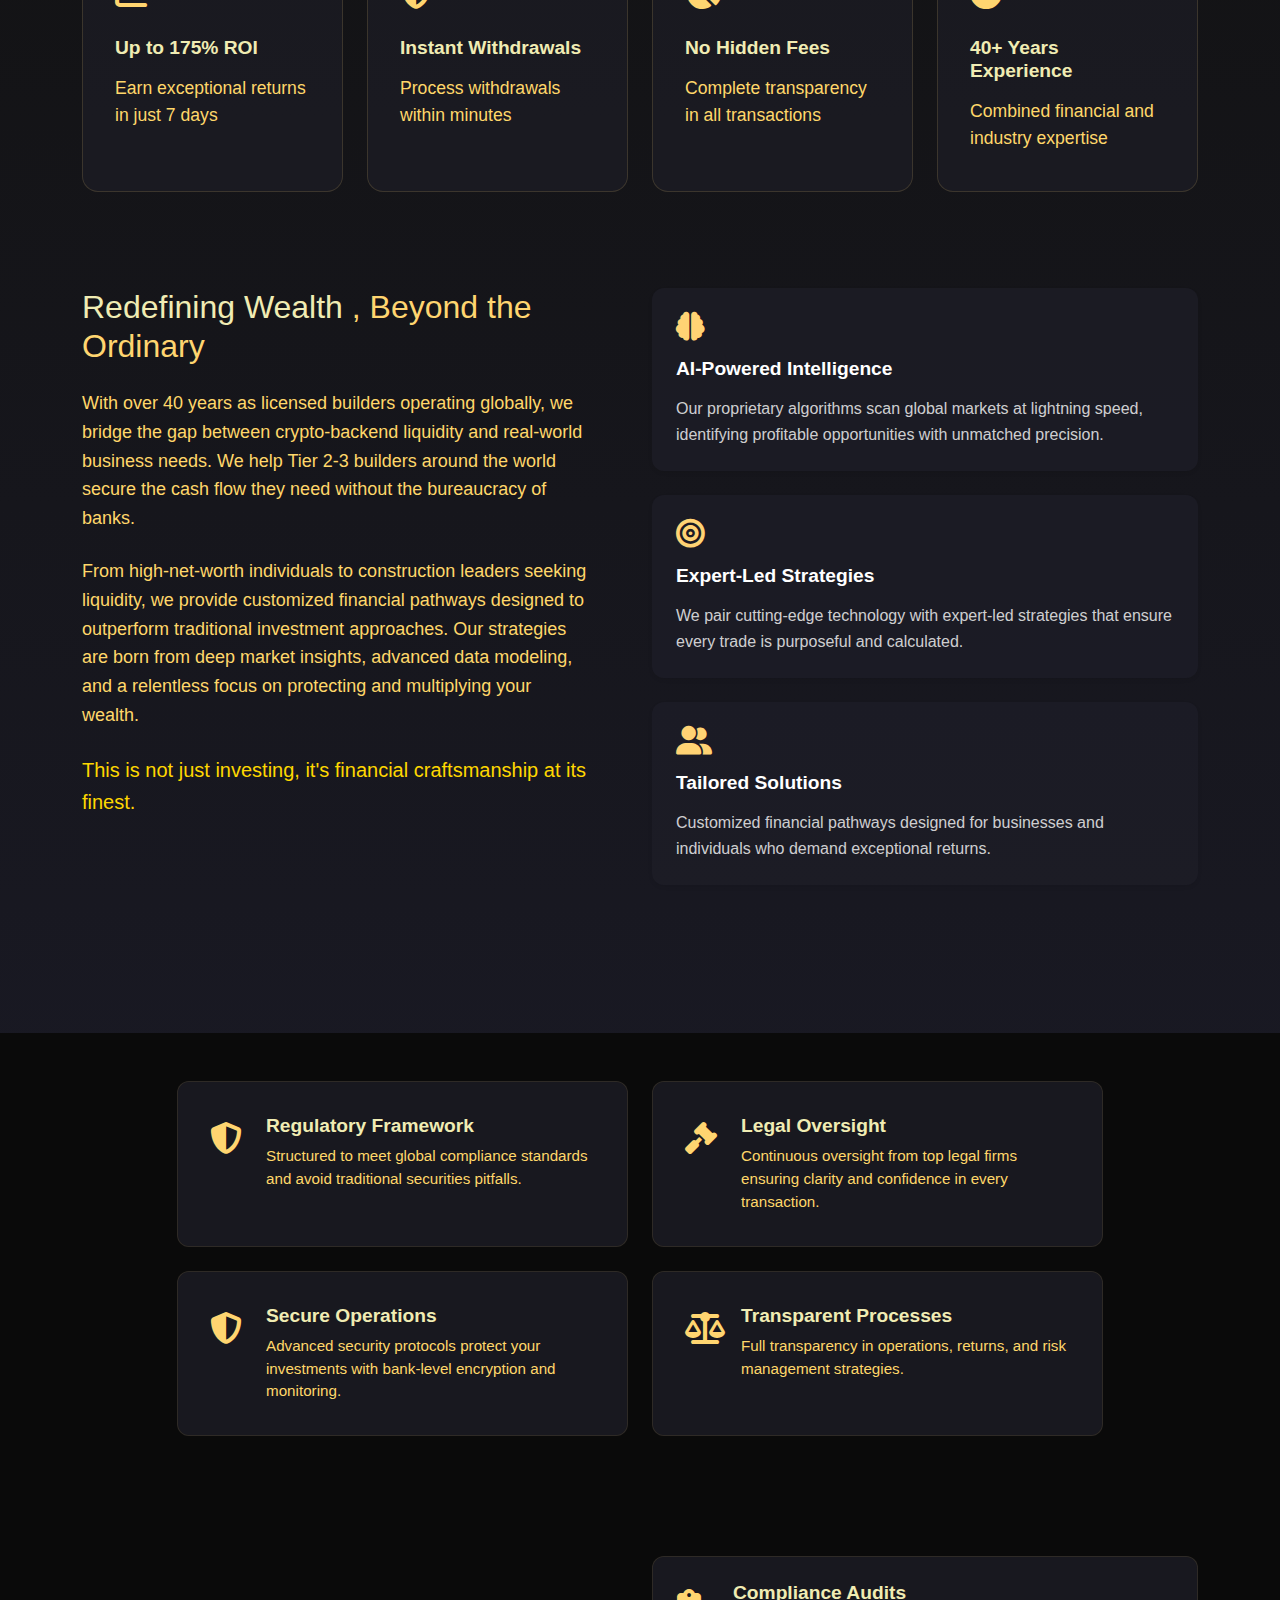
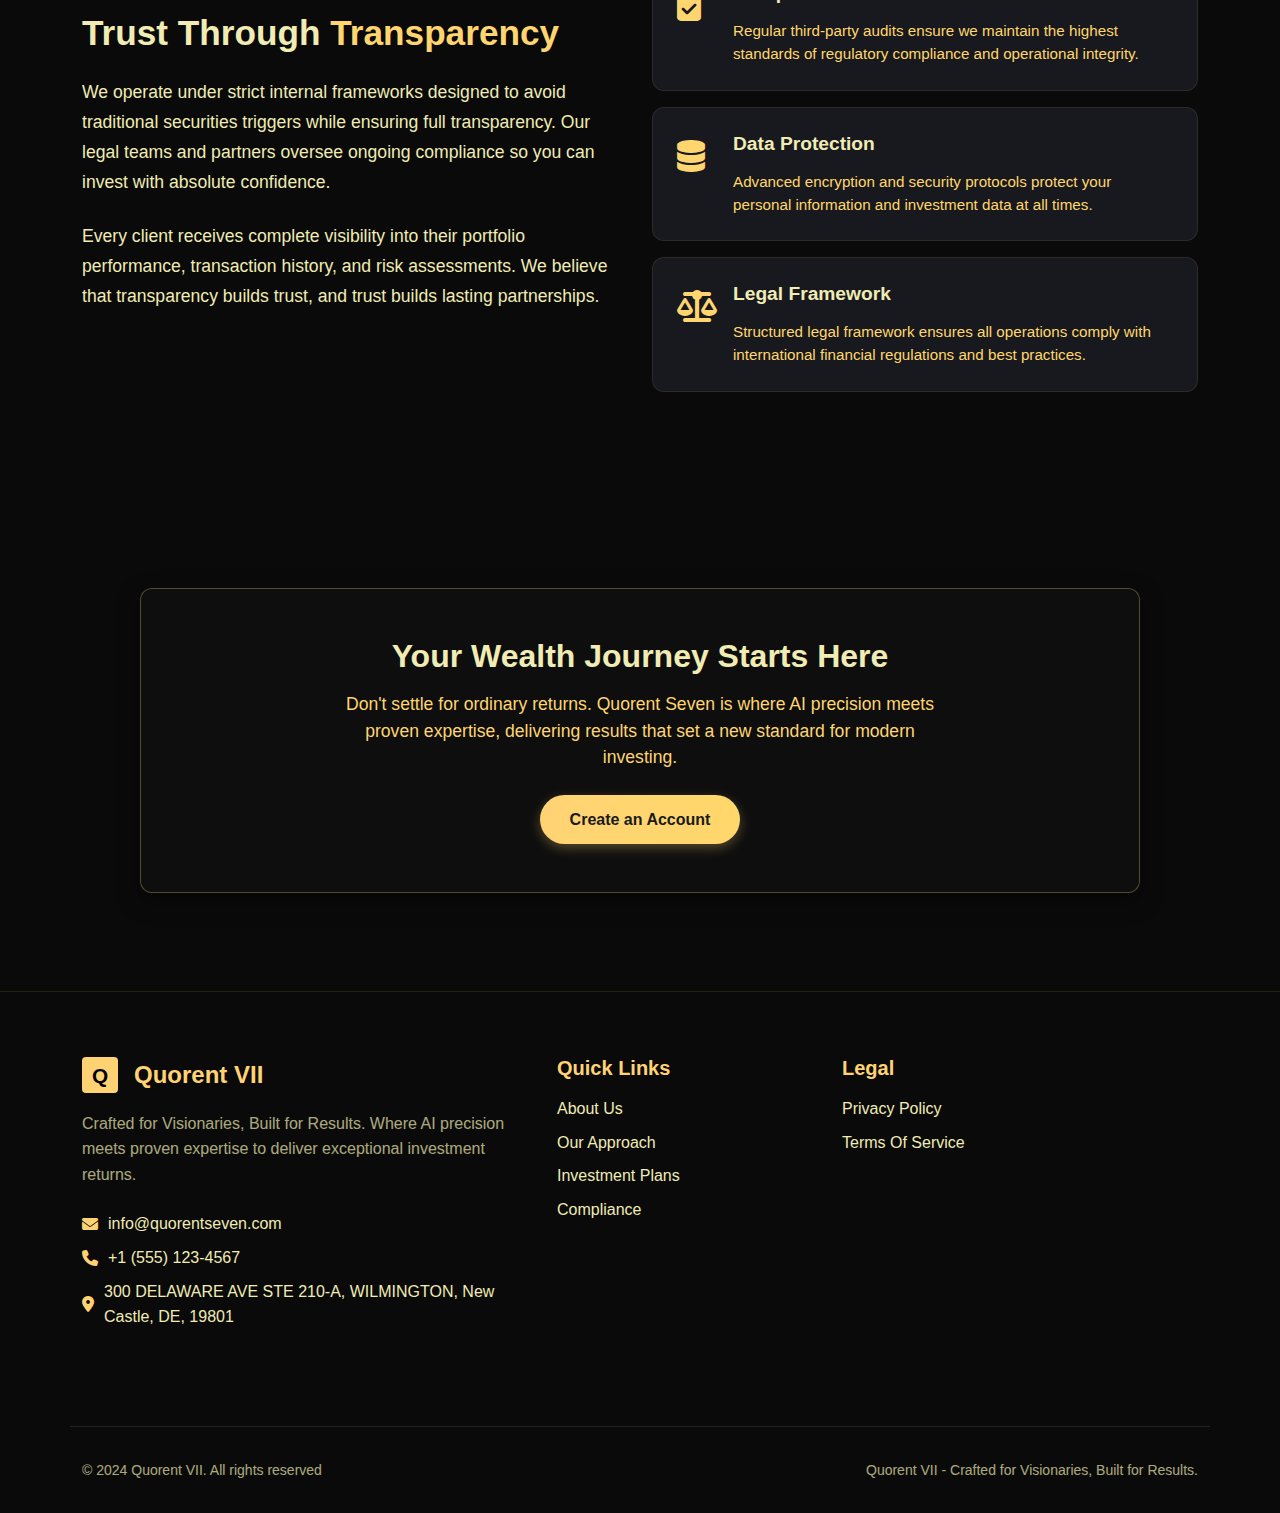
<file: Qourent/plans.html>
<!DOCTYPE html>
<html lang="en">
<head>
    <meta charset="UTF-8">
    <meta name="viewport" content="width=device-width, initial-scale=1.0">
    <title>Quorent VII - AI-Powered Crypto Trading Platform</title>
    <link rel="stylesheet" href="https://cdnjs.cloudflare.com/ajax/libs/font-awesome/6.4.0/css/all.min.css">
    <link href="https://cdn.jsdelivr.net/npm/bootstrap@5.3.0/dist/css/bootstrap.min.css" rel="stylesheet">
    <link rel="stylesheet" href="style.css">
    
</head>
<body>
    <!-- Header -->
 <nav class="navbar navbar-expand-lg navbar-dark navbar-custom fixed-top">
    <div class="container-fluid navbar-container">
        <a class="navbar-brand" href="index.html" style="margin-left: 5px;">
            <div class="logo-box">Q</div>
            <span class="brand-text">Quorent VII</span>
        </a>
        <button class="navbar-toggler" type="button" data-bs-toggle="collapse" data-bs-target="#navbarContent">
            <span class="navbar-toggler-icon"></span>
        </button>
        <div class="collapse navbar-collapse" id="navbarContent">
            <!-- Centered navigation links -->
            <ul class="navbar-nav nav-center mx-auto">
                <li class="nav-item mx-2">
                    <a class="nav-link nav-link-custom" href="index.html">Home</a>
                </li>
                <li class="nav-item mx-2">
                    <a class="nav-link nav-link-custom" href="about.html">About Us</a>
                </li>
                <li class="nav-item mx-2">
                    <a class="nav-link nav-link-custom" href="approach.html">Our Approach</a>
                </li>
                <li class="nav-item mx-2">
                    <a class="nav-link nav-link-custom" href="plans.html">Plans</a>
                </li>
                <li class="nav-item mx-2">
                    <a class="nav-link nav-link-custom" href="compliance.html">Compliance</a>
                </li>
                <li class="nav-item mx-2">
                    <a class="nav-link nav-link-custom" href="contact.html">Contact Us</a>
                </li>
            </ul>
            
            <div class="d-flex nav-buttons ms-auto" style="margin-right: 5px;">
                <a href="login.html" class="btn btn-login me-2">Login</a>
                <a href="register.html" class="btn btn-signup">Create Account</a>
            </div>
        </div>
    </div>
</nav>
    <!-- Hero Section -->
    <section style="background-color: black;" class="py-5">
        <div class="container">
            <div class="row justify-content-center">
                <div class="mt-5 col-12 col-lg-10 text-center">
                    <h2 class="wealth-heading">
                        <span style="color: #f0ecb3;">Tailored Plans for </span>
                        <span style="color: #ffd570;">Every   <br> Investor</span>
                    </h2>
                    <p class="wealth-text">
                        Whether you're starting small or ready to scale big, we have a plan that aligns with your ambitions and investment goals.
                    </p>
                </div>
            </div>
        </div>
    </section>
    

    <section class="pricing" id="pricing">
        <div class="container">            
            <div class="pricing-grid">
                <div class="row">
                    <!-- Card 1 - Launch -->
                    <div class="col-lg-3 col-md-6 mb-4">
                        <div class="pricing-card h-100">
                            <div class="card-icon-top text-center">
                                <i class="fas fa-rocket"></i>
                            </div>
                            <div class="pricing-header text-center">
                                <h3>Launch</h3>
                                <p>investment from</p>
                            </div>
                            <div class="price text-center">$1,000 - $4,999</div>
                            <div class="text-center my-3">
                                <div class="roi-box d-inline-block">
                                    <div class="roi-amount">4% daily</div>
                                    <div class="roi-period">for 7 days</div>
                                    <div class="roi-total">28% ROI total</div>
                                </div>
                            </div>
                            <ul class="pricing-features">
                                <li><i class="fas fa-check"></i> Basic investment strategy</li>
                                <li><i class="fas fa-check"></i> Market analysis reports</li>
                                <li><i class="fas fa-check"></i> Email support</li>
                                <li><i class="fas fa-check"></i> Weekly portfolio review</li>
                            </ul>
                            <a href="#" class="cta-button">Get Started</a>
                        </div>
                    </div>

                    <!-- Card 2 - Growth -->
                    <div class="col-lg-3 col-md-6 mb-4">
                        <div class="pricing-card h-100 popular">
                            <div class="popular-badge">Most Popular</div>
                            <div class="card-icon-top text-center">
                                <i class="fas fa-chart-line"></i>
                            </div>
                            <div class="pricing-header text-center">
                                <h3>Growth</h3>
                                <p>investment from</p>
                            </div>
                            <div class="price text-center">$5,000 - $19,999</div>
                            <div class="text-center my-3">
                                <div class="roi-box d-inline-block">
                                    <div class="roi-amount">5% daily</div>
                                    <div class="roi-period">for 14 days</div>
                                    <div class="roi-total">70% ROI total</div>
                                </div>
                            </div>
                            <ul class="pricing-features">
                                <li><i class="fas fa-check"></i> All Launch features</li>
                                <li><i class="fas fa-check"></i> Advanced algorithms</li>
                                <li><i class="fas fa-check"></i> Priority support</li>
                                <li><i class="fas fa-check"></i> Daily portfolio updates</li>
                            </ul>
                            <a href="#" class="cta-button">Get Started</a>
                        </div>
                    </div>

                    <!-- Card 3 - Premium -->
                    <div class="col-lg-3 col-md-6 mb-4">
                        <div class="pricing-card h-100">
                            <div class="card-icon-top text-center">
                                <i class="fas fa-gem"></i>
                            </div>
                            <div class="pricing-header text-center">
                                <h3>Premium</h3>
                                <p>investment from</p>
                            </div>
                            <div class="price text-center">$20,000 - $49,999</div>
                            <div class="text-center my-3">
                                <div class="roi-box d-inline-block">
                                    <div class="roi-amount">6% daily</div>
                                    <div class="roi-period">for 21 days</div>
                                    <div class="roi-total">126% ROI total</div>
                                </div>
                            </div>
                            <ul class="pricing-features">
                                <li><i class="fas fa-check"></i> All Growth features</li>
                                <li><i class="fas fa-check"></i> Dedicated account manager</li>
                                <li><i class="fas fa-check"></i> Real-time alerts</li>
                                <li><i class="fas fa-check"></i> Exclusive opportunities</li>
                            </ul>
                            <a href="#" class="cta-button">Get Started</a>
                        </div>
                    </div>

                    <!-- Card 4 - Elite -->
                    <div class="col-lg-3 col-md-6 mb-4">
                        <div class="pricing-card h-100">
                            <div class="card-icon-top text-center">
                                <i class="fas fa-crown"></i>
                            </div>
                            <div class="pricing-header text-center">
                                <h3>Elite</h3>
                                <p>investment from</p>
                            </div>
                            <div class="price text-center">$50,000 - $1,000,000</div>
                            <div class="text-center my-3">
                                <div class="roi-box d-inline-block">
                                    <div class="roi-amount">7% daily</div>
                                    <div class="roi-period">for 28 days</div>
                                    <div class="roi-total">196% ROI total</div>
                                </div>
                            </div>
                            <ul class="pricing-features">
                                <li><i class="fas fa-check"></i> All Premium features</li>
                                <li><i class="fas fa-check"></i> 24/7 personal support</li>
                                <li><i class="fas fa-check"></i> Custom investment strategies</li>
                                <li><i class="fas fa-check"></i> Private deal flow</li>
                            </ul>
                            <a href="#" class="cta-button">Get Started</a>
                        </div>
                    </div>
                </div>

                <div class="row">
    <!-- Card 1 -->
    <div class="col-md-6 mb-4">
        <div class="card h-100 p-4">
            <h2 style="color: #f0ecb3;" class="card-title mb-3">Custom Enterprise Solutions</h2>
            <p style="color: #ffd76a;" class="card-text">
                For institutional investors or unique requirements above $10M, we create bespoke investment strategies tailored to your specific needs.
            </p>
        </div>
    </div>
    
    <!-- Card 2 -->
    <div class="col-md-6 mb-4">
         <div class="card h-100 p-4">
                    <h2 style="color: #f0ecb3;" class="card-title mb-3">Why Choose Our Plans?</h2>
                    <ul class="list-unstyled mb-4">
                        <li style="color: #f0ecb3;" class="mb-2"><i  class="fas fa-check-circle text-success me-2"></i>Transparent fee structure</li>
                        <li style="color: #f0ecb3;" class="mb-2"><i class="fas fa-check-circle text-success me-2"></i>Instant withdrawal processing</li>
                        <li style="color: #f0ecb3;" class="mb-2"><i class="fas fa-check-circle text-success me-2"></i>24/7 dedicated support</li>
                        <li style="color: #f0ecb3;" class="mb-0"><i class="fas fa-check-circle text-success me-2"></i>Risk management protocols</li>
                    </ul>
                     <div class="btn-container">
                        <a href="#" class="compact-primary-btn">Learn More</a>
                    </div>
                </div>
    </div>
</div>
            </div>

                        <div class="mt-5 col-12 col-lg-10 text-center">
                    <h2 class="wealth-heading">
                        <span style="color: #f0ecb3;">Frequently Asked </span>
                        <span style="color: #ffd570;"> <br>Questions   </span>
                    </h2>
                </div>
                

              <div class="card">
            <div class="card-content">
                <h3 class="card-title">
                    How do withdrawals work?
                </h3>
                <div class="decorative-line"></div>
                <p class="card-text">
                    Withdrawals are processed within minutes to your preferred digital wallet. <br> We support all major cryptocurrencies and traditional payment methods.
                </p>
            </div>
        </div>
        
        <br><br>
        <!-- Card 2 -->
        <div class="card">
            <div class="card-content">
                <h3 class="card-title">
                    What makes your returns sustainable?
                </h3>
                <div class="decorative-line"></div>
                <p class="card-text">
                    Our AI-driven system analyzes real-time market data to identify strategic investment opportunities with strong growth potential. <br> Each decision is guided by a combination of automated precision and expert review to ensure your portfolio grows securely and consistently.
                </p>
            </div>
        </div>
        <br><br>
        <!-- Card 3 -->
        <div class="card">
            <div class="card-content">
                <h3 class="card-title"> 
                    Can I upgrade my plan?
                </h3>
                <div class="decorative-line"></div>
                <p class="card-text">
                    Yes, you can upgrade your plan at any time. Your current cycle will run its course and the new plan will take effect in the following investment cycle.
                </p>
            </div>
        </div>
        

            
            <div class="d-flex justify-content-center my-5">
                <div class="custom-solution-box text-center p-4">
                    <h3 class="mb-3" style="color: #ffd374;">Ready for a Custom Solution?</h3>
                    <p class="mb-0" style="color: rgba(255,255,255,0.8);">
                        For institutional investors or unique requirements above $10M, we create bespoke investment strategies tailored to your specific needs.
                    </p>
                </div>
            </div>

            <div class="pt-5 text-center">
                <h1> <span style="color: #f0ecb3;">Secure. Transparent.</span> <span style="color: #ffd570;">Built to Last. </span></h1>
                <p style="color: #ffd570; text-align: center; max-width: 600px; margin: 0 auto; padding: 20px;">
                    Our operations are structured to meet global compliance standards and avoid traditional securities pitfalls. With legal insights from top firms, we ensure clarity and confidence in every transaction.
                </p>
            </div>
        </div>
    </section>



    <!-- Experience Section -->
    <section class="experience-section">
        <div class="container">
            <h1 class="section-header text-center mb-4">
                <span class="normal-text">Not Just Trading.</span>
                <span class="highlight-text"> A Financial Experience.</span>
            </h1>
            
            <p class="description-text text-center mb-5">
                Quorent Seven merges AI-driven trading with expert strategy to deliver consistent returns. Designed for investors and businesses that demand results without compromise.
            </p>
        
            <div class="row row-cols-1 row-cols-md-2 row-cols-lg-4 g-4 mb-5">
                <!-- Card 1 -->
                <div class="col">
                    <div class="feature-card h-100">
                        <div class="card-icon">
                            <i class="fas fa-chart-line"></i>
                        </div>
                        <h3 class="card-title">Up to 175% ROI</h3>
                        <p class="card-description">Earn exceptional returns in just 7 days</p>
                    </div>
                </div>
                
                <!-- Card 2 -->
                <div class="col">
                    <div class="feature-card h-100">
                        <div class="card-icon">
                            <i class="fas fa-shield-alt"></i>
                        </div>
                        <h3 class="card-title">Instant Withdrawals</h3>
                        <p class="card-description">Process withdrawals within minutes</p>
                    </div>
                </div>
                
                <!-- Card 3 -->
                <div class="col">
                    <div class="feature-card h-100">
                        <div class="card-icon">
                            <i class="fas fa-chart-pie"></i>
                        </div>
                        <h3 class="card-title">No Hidden Fees</h3>
                        <p class="card-description">Complete transparency in all transactions</p>
                    </div>
                </div>
                
                <!-- Card 4 -->
                <div class="col">
                    <div class="feature-card h-100">
                        <div class="card-icon">
                            <i class="fas fa-clock"></i>
                        </div>
                        <h3 class="card-title">40+ Years Experience</h3>
                        <p class="card-description">Combined financial and industry expertise</p>
                    </div>
                </div>
            </div>
            
            <div class="row align-items-start py-5">
                <!-- Text Column -->
                <div class="col-lg-6 pe-lg-5 mb-5 mb-lg-0">
                    <h2 class="mb-4">
                        <span style="color: #f0ecb3;">Redefining Wealth</span>
                        <span style="color: #ffd570;">, Beyond the Ordinary</span>
                    </h2>
                    <p style="color:#ffd76a ; font-size: 18px;" class="mb-4">With over 40 years as licensed builders operating globally, we bridge the gap between crypto-backend liquidity and real-world business needs. We help Tier 2-3 builders around the world secure the cash flow they need without the bureaucracy of banks.</p>
                    <p style="color:#ffd76a ; font-size: 18px;" class="mb-4">From high-net-worth individuals to construction leaders seeking liquidity, we provide customized financial pathways designed to outperform traditional investment approaches. Our strategies are born from deep market insights, advanced data modeling, and a relentless focus on protecting and multiplying your wealth.</p>
                    <p style="color:gold ; font-size: 20px;" class="mb-0">This is not just investing, it's financial craftsmanship at its finest.</p>
                </div>
                
                <!-- Cards Column -->
                <div class="col-lg-6">
                    <div class="row g-4">
                        <!-- Card 1 -->
                        <div class="col-md-12">
                            <div class="card h-100 border-0 shadow-sm ai-card p-4">
                                <i class="fas fa-brain card-icon"></i>
                                <h5 class="card-title">AI-Powered Intelligence</h5>
                                <p class="card-text">
                                    Our proprietary algorithms scan global markets at lightning speed, 
                                    identifying profitable opportunities with unmatched precision.
                                </p>
                            </div>
                        </div>
                        
                        <!-- Card 2 -->
                        <div class="col-md-12">
                            <div class="card h-100 border-0 shadow-sm ai-card p-4">
                                <i class="fas fa-bullseye card-icon"></i>
                                <h5 class="card-title">Expert-Led Strategies</h5>
                                <p class="card-text">
                                    We pair cutting-edge technology with expert-led strategies that ensure every trade is purposeful and calculated.
                                </p>
                            </div>
                        </div>
                        
                        <!-- Card 3 -->
                        <div class="col-md-12">
                            <div class="card h-100 border-0 shadow-sm ai-card p-4">
                                <i class="fas fa-user-friends card-icon"></i>
                                <h5 class="card-title">Tailored Solutions</h5>
                                <p class="card-text">
                                    Customized financial pathways designed for businesses and individuals who demand exceptional returns.
                                </p>
                            </div>
                        </div>
                    </div>
                </div>
            </div>
        </div>
    </section>

    <!-- Pricing Section -->
    
    <!-- Compliance Section -->
    <section class="py-5">
        <div class="container">
            <div class="row justify-content-center">
                <!-- Card 1 -->
                <div class="col-12 col-sm-10 col-md-6 col-lg-5 mb-4">
                    <div class="card p-3 h-100">
                        <div class="card-body">
                            <div class="d-flex align-items-start">
                                <div class="card-icon me-3">
                                    <i class="fas fa-shield-alt"></i>
                                </div>
                                <div>
                                    <h3 class="card-title mb-2">Regulatory Framework</h3>
                                    <p class="card-content mb-0">Structured to meet global compliance standards and avoid traditional securities pitfalls.</p>
                                </div>
                            </div>
                        </div>
                    </div>
                </div>
                
                <!-- Card 2 -->
                <div class="col-12 col-sm-10 col-md-6 col-lg-5 mb-4">
                    <div class="card p-3 h-100">
                        <div class="card-body">
                            <div class="d-flex align-items-start">
                                <div class="card-icon me-3">
                                    <i class="fas fa-gavel"></i>
                                </div>
                                <div>
                                    <h3 class="card-title mb-2">Legal Oversight</h3>
                                    <p class="card-content mb-0">Continuous oversight from top legal firms ensuring clarity and confidence in every transaction.</p>
                                </div>
                            </div>
                        </div>
                    </div>
                </div>
                
                <!-- Card 3 -->
                <div class="col-12 col-sm-10 col-md-6 col-lg-5 mb-4">
                    <div class="card p-3 h-100">
                        <div class="card-body">
                            <div class="d-flex align-items-start">
                                <div class="card-icon me-3">
                                    <i class="fas fa-shield-alt"></i>
                                </div>
                                <div>
                                    <h3 class="card-title mb-2">Secure Operations</h3>
                                    <p class="card-content mb-0">Advanced security protocols protect your investments with bank-level encryption and monitoring.</p>
                                </div>
                            </div>
                        </div>
                    </div>
                </div>
                
                <!-- Card 4 -->
                <div class="col-12 col-sm-10 col-md-6 col-lg-5 mb-4">
                    <div class="card p-3 h-100">
                        <div class="card-body">
                            <div class="d-flex align-items-start">
                                <div class="card-icon me-3">
                                    <i class="fas fa-balance-scale"></i>
                                </div>
                                <div>
                                    <h3 class="card-title mb-2">Transparent Processes</h3>
                                    <p class="card-content mb-0">Full transparency in operations, returns, and risk management strategies.</p>
                                </div>
                            </div>
                        </div>
                    </div>
                </div>
            </div>
        </div>
    </section>

    <!-- Trust Section -->
    <section class="py-5">
        <div class="container">
            <div class="row align-items-center">
                <div class="col-12 col-md-6 text-content mb-5 mb-md-0">
                    <h2 class="main-heading">Trust Through <span style="color: #ffd570;">Transparency</span></h2>
                    <p class="content-text">
                        We operate under strict internal frameworks designed to avoid traditional securities triggers while ensuring full transparency. Our legal teams and partners oversee ongoing compliance so you can invest with absolute confidence.
                    </p>
                    <p class="content-text">
                        Every client receives complete visibility into their portfolio performance, transaction history, and risk assessments. We believe that transparency builds trust, and trust builds lasting partnerships.
                    </p>
                </div>
                <div class="col-12 col-md-6">
                    <!-- Card 1 -->
                    <div class="card mb-3">
                        <div class="d-flex">
                            <div class="card-icon">
                                <i class="fas fa-clipboard-check"></i>
                            </div>
                            <div>
                                <h4 class="card-title">Compliance Audits</h4>
                                <p class="card-content">Regular third-party audits ensure we maintain the highest standards of regulatory compliance and operational integrity.</p>
                            </div>
                        </div>
                    </div>
                    
                    <!-- Card 2 -->
                    <div class="card mb-3">
                        <div class="d-flex">
                            <div class="card-icon">
                                <i class="fas fa-database"></i>
                            </div>
                            <div>
                                <h4 class="card-title">Data Protection</h4>
                                <p class="card-content">Advanced encryption and security protocols protect your personal information and investment data at all times.</p>
                            </div>
                        </div>
                    </div>
                    
                    <!-- Card 3 -->
                    <div class="card">
                        <div class="d-flex">
                            <div class="card-icon">
                                <i class="fas fa-scale-balanced"></i>
                            </div>
                            <div>
                                <h4 class="card-title">Legal Framework</h4>
                                <p class="card-content">Structured legal framework ensures all operations comply with international financial regulations and best practices.</p>
                            </div>
                        </div>
                    </div>
                </div>
            </div>
        </div>
    </section>

    <!-- CTA Section -->
    <section class="py-5">
        <div class="container">
            <div class="text-box">
                <h2>Your Wealth Journey Starts Here</h2>
                <p>Don't settle for ordinary returns. Quorent Seven is where AI precision meets proven expertise, delivering results that set a new standard for modern investing.</p>
                <button class="btn-create-account">Create an Account</button>
            </div>
        </div>
    </section>
    
    <!-- Footer -->
       <footer>
        <div class="container">
            <div class="row">
                <div class="col-lg-5 footer-about">
                     <a href="#" class="footer-logo">
            <div class="logo-box">Q</div>
            <span style="color: #ffd374;">Quorent VII</span>
        </a>
                    <p class="mb-4">Crafted for Visionaries, Built for Results. Where AI precision meets proven expertise to deliver exceptional investment returns.</p>
                    <ul class="contact-info">
                        <li class="mb-2"><i class="fas fa-envelope"></i> info@quorentseven.com</li>
                        <li class="mb-2"><i class="fas fa-phone"></i> +1 (555) 123-4567</li>
                        <li><i class="fas fa-map-marker-alt"></i> 300 DELAWARE AVE STE 210-A, WILMINGTON, New Castle, DE, 19801</li>
                    </ul>
                </div>
                <div class="col-lg-3 col-md-6 footer-links">
                    <h3 class="mb-3">Quick Links</h3>
                    <ul>
                        <li class="mb-2"><a href="#">About Us</a></li>
                        <li class="mb-2"><a href="#">Our Approach</a></li>
                        <li class="mb-2"><a href="#">Investment Plans</a></li>
                        <li><a href="#">Compliance</a></li>
                    </ul>
                </div>
                <div class="col-lg-2 col-md-6 footer-links">
                    <h3 class="mb-3">Legal</h3>
                    <ul>
                        <li class="mb-2"><a href="#">Privacy Policy</a></li>
                        <li><a href="#">Terms Of Service</a></li>
                    </ul>
                </div>
            </div>
      <div class="row footer-bottom justify-content-between">
    <div class="col-auto">
        <p class="mb-0">© 2024 Quorent VII. All rights reserved</p>
    </div>
    <div class="col-auto">
        <p class="mb-0">Quorent VII - Crafted for Visionaries, Built for Results.</p>
    </div>
</div>
        </div>
    </footer>

    <script src="https://cdn.jsdelivr.net/npm/bootstrap@5.3.0/dist/js/bootstrap.bundle.min.js"></script>
    <script>
        // FAQ toggle functionality
        document.querySelectorAll('.faq-question').forEach(question => {
            question.addEventListener('click', () => {
                const answer = question.nextElementSibling;
                const icon = question.querySelector('i');
                
                // Toggle active class on answer
                answer.classList.toggle('active');
                
                // Rotate icon
                if (answer.classList.contains('active')) {
                    icon.classList.remove('fa-chevron-down');
                    icon.classList.add('fa-chevron-up');
                } else {
                    icon.classList.remove('fa-chevron-up');
                    icon.classList.add('fa-chevron-down');
                }
            });
        });
    </script>
</body>
</html>
</file>
<file: Qourent/style.css>
:root {     
            --primary:#ffd374;
            --primary-light:#f0ecb3; 
            --primary-dark: #ffd76a; 
            --secondary: #ffd76a;
            --dark: #000000;
            --light: #000000;
            --gray: #94a3b8;
            --gray-light: #e2e8f0;
        }
        
        * {
            margin: 0;
            padding: 0;
            box-sizing: border-box;
            font-family: 'Inter', -apple-system, BlinkMacSystemFont, sans-serif;
        }
        
        body {
            background-color: #0a0a0a;
            color: #fff;
            line-height: 1.6;
            overflow-x: hidden;
        }
        
        .navbar-custom {
            background: rgba(0, 0, 0, 0.9) !important;
            backdrop-filter: blur(10px);
            -webkit-backdrop-filter: blur(10px);
            height: 70px;
            padding: 0 15px !important;
        }
        
        .navbar-container {
            width: 100%;
            max-width: none;
            padding: 0;
            margin: 0;
        }
        
        .logo-box {
            width: 36px;
            height: 36px;
            background-color: var(--primary);
            color: var(--dark);
            display: inline-flex;
            align-items: center;
            justify-content: center;
            font-weight: bold;
            font-size: 1.3rem;
            border-radius: 4px;
            margin-right: 8px;
        }
        
        .brand-text {
            color: var(--primary);
            font-weight: 600;
            font-size: 1.2rem;
        }
        
        .nav-link-custom {
            color: var(--primary-light) !important;
            padding: 8px 12px !important;
            font-weight: 500;
            font-size: 1rem;
            transition: all 0.2s ease;
        }
        
        .nav-link-custom:hover {
            color: var(--primary) !important;
        }
        
        .btn-login {
            color: var(--primary-light);
            border: 1px solid var(--primary-light);
            padding: 6px 12px;
            font-size: 0.9rem;
            margin-right: 8px;
            border-radius: 4px;
        }
        
        .btn-signup {
            background-color: var(--primary);
            color: var(--dark);
            padding: 6px 12px;
            font-size: 0.9rem;
            font-weight: 500;
            border-radius: 4px;
        }

        .btn-signup:hover {
            background: linear-gradient(to right, #ffd76a, #ffd374);
            transform: translateY(-2px);
        }
        
        .navbar-toggler {
            border-color: var(--primary-light);
            padding: 4px 8px;
        }
        
        .navbar-brand {
            margin-right: 0;
            padding: 5px 0;
        }
        
        .nav-center {
            margin: 0 auto;
        }
        
        .nav-buttons {
            margin-left: auto;
        }
        
        /* Hero Section */
        .hero-section {
            background: linear-gradient(rgba(0, 0, 0, 0.7), rgba(0, 0, 0, 0.7)), 
                        url('https://images.unsplash.com/photo-1639987759021-bc55a0c96ce1?w=500&auto=format&fit=crop&q=60&ixlib=rb-4.1.0&ixid=M3wxMjA3fDB8MHxzZWFyY2h8NTR8fGNyeXB0b3xlbnwwfHwwfHx8MA%3D%3D');
            background-size: cover;
            background-position: center;
            color: white;
            min-height: 100vh;
            display: flex;
            align-items: center;
            padding: 100px 5% 80px;
        }
        
        .hero-title {
            font-size: 3.5rem;
            font-weight: 700;
            margin-bottom: 1.5rem;
            background: linear-gradient(to right, var(--primary), var(--primary-light));
            -webkit-background-clip: text;
            -webkit-text-fill-color: transparent;
            line-height: 1.1;
        }
        
        .hero-subtitle {
            font-size: 1.25rem;
            margin-bottom: 2.5rem;
            max-width: 700px;
            opacity: 0.9;
            color: var(--primary-light) !important;
        }
        
        .stats-row {
            display: flex;
            justify-content: center;
            flex-wrap: wrap;
            gap: 1.5rem;
            margin: 2.5rem 0;
        }
        
        .stat-item {
            display: flex;
            align-items: left;
            padding: 1rem 1.5rem;
            border-radius: 12px;
            
        }
        
        /* .stat-icon-wrapper {
            margin-right: 15px;
            background: var(--primary);
            width: 50px;
            height: 50px;
            border-radius: 50%;
            display: flex;
            align-items: center;
            justify-content: center;
        } */

        .stat-icon-wrapper {
      
      color: #ffd374;
      width: 50px;
      height: 50px;
      border-radius: 12px;
      display: flex;
      align-items: center;
      justify-content: center;
      font-size: 20px;
      margin-right: 15px;
      flex-shrink: 0;
      border: 1px solid rgba(255, 211, 116, 0.4);
      position: relative;
      overflow: hidden;
      transition: transform 0.3s ease;
    }
        
        .stat-icon {
            color: #ffd374;
            font-size: 1.2rem;
        }
        
        .stat-value {
            display: block;
            font-weight: 700;
            font-size: 1.1rem;
            color: var(--primary);
        }
        
        .stat-label {
            display: block;
            font-size: 0.9rem;
            color: rgba(255, 255, 255, 0.7);
        }
        
        .btn-primary-custom, .btn-outline-custom {
            padding: 12px 30px;
            border-radius: 8px;
            font-weight: 600;
            font-size: 1.1rem;
            transition: all 0.3s;
        }
        
        .btn-primary-custom {
            background: var(--primary);
            color: var(--dark);
            border: none;
        }
        
        .btn-outline-custom {
            background: transparent;
            color: var(--primary);
            border: 2px solid var(--primary);
        }
        
        .btn-primary-custom:hover {
            background: #ffc747;
            transform: translateY(-2px);
        }
        
        .btn-outline-custom:hover {
            background: rgba(255, 213, 112, 0.1);
            transform: translateY(-2px);
        }
        
        .trust-line {
            margin-top: 3rem;
            text-align: center;
        }
        
        .divider {
            height: 1px;
            background: linear-gradient(to right, transparent, var(--primary), transparent);
            margin: 1rem auto;
            width: 80%;
        }
        
        .trust-text {
            color: rgba(255, 255, 255, 0.7);
            font-size: 0.9rem;
        }
        
        .trust-tags {
            display: block;
            color: var(--primary);
            font-weight: 600;
            margin-top: 5px;
        }
        
        /* Experience Section */
        .experience-section {
            padding: 100px 0;
            background: linear-gradient(to bottom, rgba(18, 18, 18, 0.95), rgba(25, 25, 35, 0.98));
        }
        
        .section-header {
            font-size: 2.5rem;
            font-weight: 700;
            text-align: center;
            margin-bottom: 1.5rem;
        }
        
        .normal-text {
            color: white;
        }
        
        .highlight-text {
            color: var(--primary);
        }
        
        .description-text {
            text-align: center;
            font-size: 1.1rem;
            color: rgba(255, 255, 255, 0.8);
            max-width: 700px;
            margin: 0 auto 4rem;
        }
        
        .feature-card {
            background: rgba(30, 30, 40, 0.6);
            border-radius: 16px;
            padding: 2rem;
            text-align: center;
            border: 1px solid rgba(255, 213, 112, 0.15);
            transition: transform 0.3s, box-shadow 0.3s;
            height: 100%;
        }
        
        .feature-card:hover {
            transform: translateY(-5px);
            box-shadow: 0 10px 25px rgba(0, 0, 0, 0.2);
        }
        
        .card-icon {
            font-size: 2.5rem;
            color: var(--primary);
            margin-bottom: 1.5rem;
        }
        
        .card-title {
            font-size: 1.4rem;
            font-weight: 700;
            margin-bottom: 1rem;
            color: white;
        }
        
        .card-description {
            color: var(--primary-light);
            font-size: 1rem;
        }
        
        .ai-card {
            background: rgba(40, 40, 50, 0.7);
            border-radius: 12px;
            border: 1px solid rgba(255, 213, 112, 0.1);
            transition: all 0.3s;
            height: 100%;
        }
        
        .ai-card:hover {
            background: rgba(50, 50, 60, 0.8);
            border-color: var(--primary);
        }
        
        .ai-card .card-icon {
            font-size: 1.8rem;
            margin-bottom: 1rem;
            color: var(--primary);
        }
        
        .ai-card .card-title {
            font-size: 1.2rem;
            color: white;
        }
        
        .ai-card .card-text {
            color: rgba(255, 255, 255, 0.8);
        }
        
        /* Pricing Section */
        .pricing {
            padding: 100px 0;
            background: linear-gradient(to bottom, rgba(25, 25, 35, 0.98), rgba(18, 18, 18, 0.95));
        }
        
        .pricing .section-header h2 {
            font-size: 2.5rem;
            font-weight: 700;
            color: white;
            margin-bottom: 1rem;
        }
        
        .pricing .section-header p {
            font-size: 1.1rem;
            color: rgba(255, 255, 255, 0.8);
            max-width: 600px;
            margin: 0 auto 3rem;
        }
        
        .pricing-card {
            background: rgba(30, 30, 40, 0.7);
            border-radius: 16px;
            padding: 2rem;
            position: relative;
            border: 1px solid rgba(255, 213, 112, 0.1);
            transition: all 0.3s;
            height: 100%;
        }
        
        .pricing-card:hover {
            transform: translateY(-5px);
            border-color: var(--primary);
            box-shadow: 0 10px 25px rgba(0, 0, 0, 0.2);
        }
        
        .pricing-card.popular {
            border: 2px solid var(--primary);
            transform: scale(1.03);
        }
        
        .popular-badge {
            position: absolute;
            top: -12px;
            right: 20px;
            background: var(--primary);
            color: var(--dark);
            padding: 5px 15px;
            border-radius: 20px;
            font-weight: 700;
            font-size: 0.8rem;
        }
        
        .card-icon-top {
            margin-bottom: 1.5rem;
        }
        
        .card-icon-top i {
            font-size: 2.5rem;
            color: var(--primary);
        }
        
        .pricing-header h3 {
            font-size: 1.6rem;
            font-weight: 700;
            color: white;
            margin-bottom: 0.5rem;
        }
        
        .pricing-header p {
            color: rgba(255, 255, 255, 0.7);
            margin-bottom: 0;
        }
        
        .price {
            font-size: 2.2rem;
            font-weight: 800;
            color: var(--primary);
            margin: 1rem 0;
        }
        
        .roi-box {
            background: rgba(255, 213, 112, 0.1);
            border-radius: 12px;
            padding: 1rem 1.5rem;
            border: 1px solid rgba(255, 213, 112, 0.2);
        }
        
        .roi-amount {
            font-size: 1.5rem;
            font-weight: 700;
            color: var(--primary);
        }
        
        .roi-period {
            font-size: 0.9rem;
            color: rgba(255, 255, 255, 0.7);
        }
        
        .roi-total {
            font-size: 1rem;
            font-weight: 600;
            color: white;
            margin-top: 5px;
        }
        
        .pricing-features {
            list-style: none;
            padding: 0;
            margin: 2rem 0;
        }
        
        .pricing-features li {
            padding: 8px 0;
            color: rgba(255, 255, 255, 0.8);
        }
        
        .pricing-features li i {
            color: var(--primary);
            margin-right: 10px;
        }
        
        .cta-button {
            display: block;
            text-align: center;
            background: var(--primary);
            color: var(--dark);
            padding: 12px 20px;
            border-radius: 8px;
            font-weight: 600;
            text-decoration: none;
            transition: all 0.3s;
        }
        
        .cta-button:hover {
            background: #ffc747;
            transform: translateY(-2px);
        }
        
        .custom-solution-box {
            background: rgba(30, 30, 40, 0.7);
            border-radius: 16px;
            border: 1px solid rgba(255, 213, 112, 0.2);
            max-width: 800px;
        }
        
        /* Compliance Section */
        .card {
            background: rgba(30, 30, 40, 0.7);
            border: 1px solid rgba(255, 213, 112, 0.1);
            border-radius: 12px;
            padding: 1.5rem;
            transition: all 0.3s;
            height: 100%;
        }
        
        .card:hover {
            border-color: var(--primary);
            transform: translateY(-3px);
        }
        
        .card-icon {
            font-size: 1.8rem;
            color: var(--primary);
            margin-right: 1rem;
            flex-shrink: 0;
        }
        
        .card-title {
            font-size: 1.2rem;
            font-weight: 600;
            color: var(--primary-light);
            margin-bottom: 0.5rem;
        }
        
        .card-content {
            color: var(--primary-light);
            font-size: 0.95rem;
        }
        
        /* Trust Section */
        .main-heading {
            color: var(--primary-light);
            font-size: 2.2rem;
            margin-bottom: 1.5rem;
            font-weight: 700;
        }
        
        .content-text {
            color: var(--primary-light);
            line-height: 1.7;
            margin-bottom: 1.5rem;
            font-size: 1.1rem;
        }
        
        /* CTA Section */
        .text-box {
            background: rgba(15, 15, 15, 0.8);
            border: 1px solid rgba(255, 211, 116, 0.3);
            border-radius: 12px;
            padding: 3rem 2rem;
            text-align: center;
            width: 95%;
            max-width: 1000px;
            box-shadow: 0 8px 25px rgba(0, 0, 0, 0.4);
            margin: 100px auto 50px;
        }

   @media (max-width: 991.98px) {
        #navbarContent {
            background: rgba(0, 0, 0, 0.85);
            backdrop-filter: blur(10px);
            -webkit-backdrop-filter: blur(10px);
            padding: 1rem;
            margin-top: 10px;
            border-radius: 0 0 8px 8px;
            border: 1px solid rgba(255, 213, 112, 0.1);
        }
        
        .nav-center .nav-item {
            margin: 0.5rem 0;
        }
        
        .nav-buttons {
            margin-top: 1rem;
            justify-content: center;
            width: 100%;
        }
    }

        
        .text-box h2 {
            font-size: 2rem;
            color: #f0ecb3;
            margin-bottom: 1rem;
            font-weight: 700;
        }
        
        .text-box p {
            font-size: 1.1rem;
            color: #ffd570;
            margin-bottom: 1.5rem;
            line-height: 1.5;
            max-width: 600px;
            margin-left: auto;
            margin-right: auto;
        }
        
        .btn-create-account {
            background: linear-gradient(to right, #ffd374, #ffd76a);
            color: #1a1a1a;
            border: none;
            padding: 12px 30px;
            font-size: 1rem;
            font-weight: 600;
            border-radius: 50px;
            cursor: pointer;
            transition: all 0.3s ease;
            box-shadow: 0 4px 12px rgba(255, 211, 116, 0.3);
        }
        
        .btn-create-account:hover {
            transform: translateY(-2px);
            box-shadow: 0 6px 15px rgba(255, 211, 116, 0.4);
            background: linear-gradient(to right, #ffd76a, #ffd374);
        }
        
        /* Footer */
        footer {
            background-color: #0a0a0a;
            color: white;
            padding: 4rem 0 2rem;
            border-top: 1px solid rgba(255, 213, 112, 0.1);
        }
        
        .footer-about {
            margin-bottom: 2rem;
        }
        
        .footer-logo {
            font-size: 1.5rem;
            font-weight: 700;
            color: white;
            text-decoration: none;
            display: flex;
            align-items: center;
            gap: 0.5rem;
            margin-bottom: 1rem;
        }
        
        .footer-logo i {
            color: var(--primary);
        }
        
        .footer-about p {
            opacity: 0.7;
            margin-bottom: 1.5rem;
            color: var(--primary-light);
        }
        
        .contact-info {
            list-style: none;
            padding: 0;
        }
        
        .contact-info li {
            margin-bottom: 0.5rem;
            color: var(--primary-light);
            display: flex;
            align-items: center;
        }
        
        .contact-info i {
            margin-right: 10px;
            color: var(--primary);
        }
        
        .footer-links h3 {
            font-size: 1.25rem;
            font-weight: 600;
            margin-bottom: 1.5rem;
            color: var(--primary);
        }
        
        .footer-links ul {
            list-style: none;
            padding: 0;
        }
        
        .footer-links li {
            margin-bottom: 0.75rem;
        }
        
        .footer-links a {
            color: var(--primary-light);
            text-decoration: none;
            transition: color 0.3s;
        }
        
        .footer-links a:hover {
            color: var(--primary);
        }
        
        .footer-bottom {
            margin-top: 3rem;
            padding-top: 2rem;
            border-top: 1px solid rgba(255, 255, 255, 0.1);
            display: flex;
            justify-content: space-between;
            align-items: center;
            flex-wrap: wrap;
            gap: 1rem;
            
        }
          .bg-black {
        background-color: #000000 !important;
    }

        .footer-bottom p {
            opacity: 0.7;
            font-size: 0.875rem;
            color: var(--primary-light);
            margin: 0;
        }
        
        .footer-bottom-links {
            display: flex;
            gap: 1.5rem;
        }
        
        .footer-bottom-links a {
            color: rgba(255, 255, 255, 0.7);
            text-decoration: none;
            font-size: 0.875rem;
            transition: color 0.3s;
        }
        
        .footer-bottom-links a:hover {
            color: white;
        }
        
        /* Responsive Styles */
        @media (max-width: 992px) {
            .nav-center {
                position: static;
                transform: none;
                margin: 1rem 0;
            }
            
            .hero-title {
                font-size: 2.8rem;
            }

            
            
            .stats-row {
                flex-direction: column;
                gap: 1rem;
            }
            
            .stat-item {
                width: 100%;
                justify-content: center;
            }
        }
        
        @media (max-width: 768px) {
            .hero-section {
                padding: 120px 5% 60px;
                min-height: auto;
            }
            
            .hero-title {
                font-size: 2.2rem;
            }
            
            .hero-subtitle {
                font-size: 1.1rem;
            }
            
            .section-header {
                font-size: 2rem;
            }
            
            .feature-card {
                margin-bottom: 1.5rem;
            }
            
            .text-box {
                padding: 2rem 1.5rem;
                margin: 50px auto;
            }
            
            .text-box h2 {
                font-size: 1.7rem;
            }
            
            .footer-bottom {
                flex-direction: column;
                text-align: center;
            }
            
            .footer-bottom-links {
                justify-content: center;
            }
        }
        
        @media (max-width: 576px) {
            .btn-login, .btn-signup {
                padding: 5px 10px;
                font-size: 0.8rem;
            }
            
            .hero-title {
                font-size: 1.8rem;
            }
            
            .btn-primary-custom, .btn-outline-custom {
                padding: 10px 20px;
                font-size: 1rem;
                width: 100%;
                margin-bottom: 1rem;
            }
            
            .pricing-card {
                margin-bottom: 2rem;
            }
        }
    
        .feature-card {
            background: rgba(30, 30, 40, 0.6);
            border-radius: 10px;
            padding: 1.25rem;
            border: 1px solid rgba(255, 213, 112, 0.15);
            transition: transform 0.3s, box-shadow 0.3s;
            height: 100%;
        }
        
        .feature-card:hover {
            transform: translateY(-3px);
            box-shadow: 0 8px 20px rgba(0, 0, 0, 0.2);
        }
        
        .card-icon {
            font-size: 1.5rem;
            color: #ffd570;
            margin-bottom: 0.75rem;
            text-align: left;
        }
        
        .card-title {
            font-size: 1rem;
            font-weight: 600;
            margin-bottom: 0.5rem;
            color: white;
            text-align: left;
        }
        
        .card-description {
            color: #ffd76a;
            font-size: 0.85rem;
            margin-bottom: 0;
            line-height: 1.4;
            text-align: left;
        }
        
        /* Compact spacing */
        .compact-row {
            margin-left: -6px;
            margin-right: -6px;
        }
        
        .compact-row > .col {
            padding-left: 6px;
            padding-right: 6px;
        }

          .wealth-heading {
            font-size: 3rem;
            text-align: center;
            margin-bottom: 2rem;
            font-weight: 700;
            line-height: 1.2;
        }
        
        .wealth-text {
            font-size: 1.4rem;
            text-align: center;
            line-height: 1.7;
            margin-bottom: 1.8rem;
            max-width: 900px;
            margin-left: auto;
            margin-right: auto;
            color: #ffd76a;
        }
        
        @media (max-width: 768px) {
            .wealth-heading {
                font-size: 2.4rem;
            }
            
            .wealth-text {
                font-size: 1.2rem;
            }
        }

         .feature-card {
            background: rgba(30, 30, 40, 0.6);
            border-radius: 16px;
            padding: 2.5rem 2rem;
            text-align: center;
            border: 1px solid rgba(255, 213, 112, 0.15);
            transition: transform 0.3s, box-shadow 0.3s;
            height: 100%;
        }
        
        .feature-card:hover {
            transform: translateY(-5px);
            box-shadow: 0 15px 30px rgba(0, 0, 0, 0.3);
        }
        
        .card-icon {
            font-size: 3rem;
            color: #ffd570;
            margin-bottom: 1.5rem;
        }
        
        .card-title {
            font-size: 1.5rem;
            font-weight: 700;
            margin-bottom: 1rem;
            color: white;
        }
        
        .card-description {
            color: #ffd76a;
            font-size: 1.1rem;
            margin-bottom: 0;
            line-height: 1.5;
        }
        
        /* Center the 3 cards */
        .three-cards-row {
            justify-content: center;
        }

        .mission-section {
            padding: 4rem 0;
            text-align: center;
            background-color: #0a0a0a;
            color: white;
        }
        
        .mission-heading {
            font-size: 2.8rem;
            font-weight: 700;
            margin-bottom: 1.5rem;
            line-height: 1.2;
            color: #f0ecb3;
        }
        
        .mission-text {
            font-size: 1.4rem;
            line-height: 1.6;
            max-width: 800px;
            margin: 0 auto 2.5rem;
            color: #ffd76a;
        }
        
        .mission-button {
            background: linear-gradient(to right, #ffd374, #ffd76a);
            color: #1a1a1a;
            border: none;
            padding: 15px 40px;
            font-size: 1.2rem;
            font-weight: 600;
            border-radius: 50px;
            transition: all 0.3s ease;
            box-shadow: 0 4px 15px rgba(255, 211, 116, 0.3);
        }
        
        .mission-button:hover {
            transform: translateY(-3px);
            box-shadow: 0 6px 20px rgba(255, 211, 116, 0.4);
            background: linear-gradient(to right, #ffd76a, #ffd374);
        }
        
        @media (max-width: 768px) {
            .mission-heading {
                font-size: 2.2rem;
            }
            
            .mission-text {
                font-size: 1.2rem;
            }
            
            .mission-button {
                padding: 12px 30px;
                font-size: 1.1rem;
            }
        }

         .tech-card {
            background: rgba(30, 30, 40, 0.6);
            border-radius: 12px;
            padding: 1.5rem;
            border: 1px solid rgba(255, 213, 112, 0.15);
            transition: transform 0.3s, box-shadow 0.3s;
            height: 100%;
        }
        
        .tech-card:hover {
            transform: translateY(-3px);
            box-shadow: 0 10px 20px rgba(0, 0, 0, 0.2);
        }
        
        .tech-card-icon {
            font-size: 2rem;
            color: #ffd570;
            margin-bottom: 1rem;
        }
        
        .tech-card-title {
            font-size: 1.4rem;
            font-weight: 700;
            margin-bottom: 1.2rem;
            color: white;
        }
        
        .feature-list {
            list-style: none;
            padding: 0;
            margin: 0;
        }
        
        .feature-list li {
            color: #ffd76a;
            margin-bottom: 0.8rem;
            display: flex;
            align-items: flex-start;
            font-size: 0.95rem;
            line-height: 1.4;
        }
        
        .feature-list i {
            color: #ffd570;
            margin-right: 0.8rem;
            margin-top: 0.2rem;
            min-width: 20px;
        }
        
        

         .tech-section {
            padding: 4rem 0;
            text-align: center;
            background-color: #0a0a0a;
            color: white;
        }
        
        .tech-heading {
            font-size: 2.8rem;
            font-weight: 700;
            margin-bottom: 1.5rem;
            line-height: 1.2;
            color: #f0ecb3;
        }
        
        .tech-text {
            font-size: 1.4rem;
            line-height: 1.6;
            max-width: 800px;
            margin: 0 auto 3rem;
            color: #ffd76a;
        }
        
         .card-icon {
            font-size: 1.8rem;
            color: #ffd570;
            margin-right: 1rem;
            min-width: 40px;
        }
        
        .card-title {
            font-size: 1.2rem;
            font-weight: 700;
            margin-bottom: 0.75rem;
            color: #f0ecb3;
        }
        
        .card-content {
            color: #ffd76a;
            margin-bottom: 0;
            line-height: 1.5;
        }
        
        .card-icon {
    font-size: 2rem;
    color: #ffd570;
    margin-bottom: 1rem;
}

.card-title {
    font-size: 1.2rem;
    font-weight: 700;
    margin-bottom: 1rem;
    color: #f0ecb3;
}

.feature-list {
    list-style: none;
    padding: 0;
    margin: 0;
}

.feature-list li {
    color: #ffd76a;
    margin-bottom: 0.8rem;
    display: flex;
    align-items: flex-start;
    font-size: 0.95rem;
    line-height: 1.4;
}

.feature-list i {
    color: #ffd570;
    margin-right: 0.8rem;
    margin-top: 0.2rem;
    min-width: 20px;
}
        
        .side-by-side-cards {
            display: flex;
            gap: 20px;
        }
        
        .side-by-side-cards > div {
            flex: 1;
        }
        
        @media (max-width: 768px) {
            .side-by-side-cards {
                flex-direction: column;
                gap: 15px;
            }
        }

         .compact-primary-btn {
            display: inline-block;
            padding: 8px 20px;
            background: var(--primary-dark);
            color: white;
            text-decoration: none;
            border-radius: 50px;
            font-weight: 600;
            font-size: 0.9rem;
            text-align: center;
            transition: all 0.3s ease;
            border: none;
            cursor: pointer;
            margin-top: 10px;
            max-width: 150px;
        }
        
        .compact-primary-btn:hover {
            transform: translateY(-3px);
            
        }
        
        .compact-primary-btn:active {
            transform: translateY(1px);
        }
</file>
